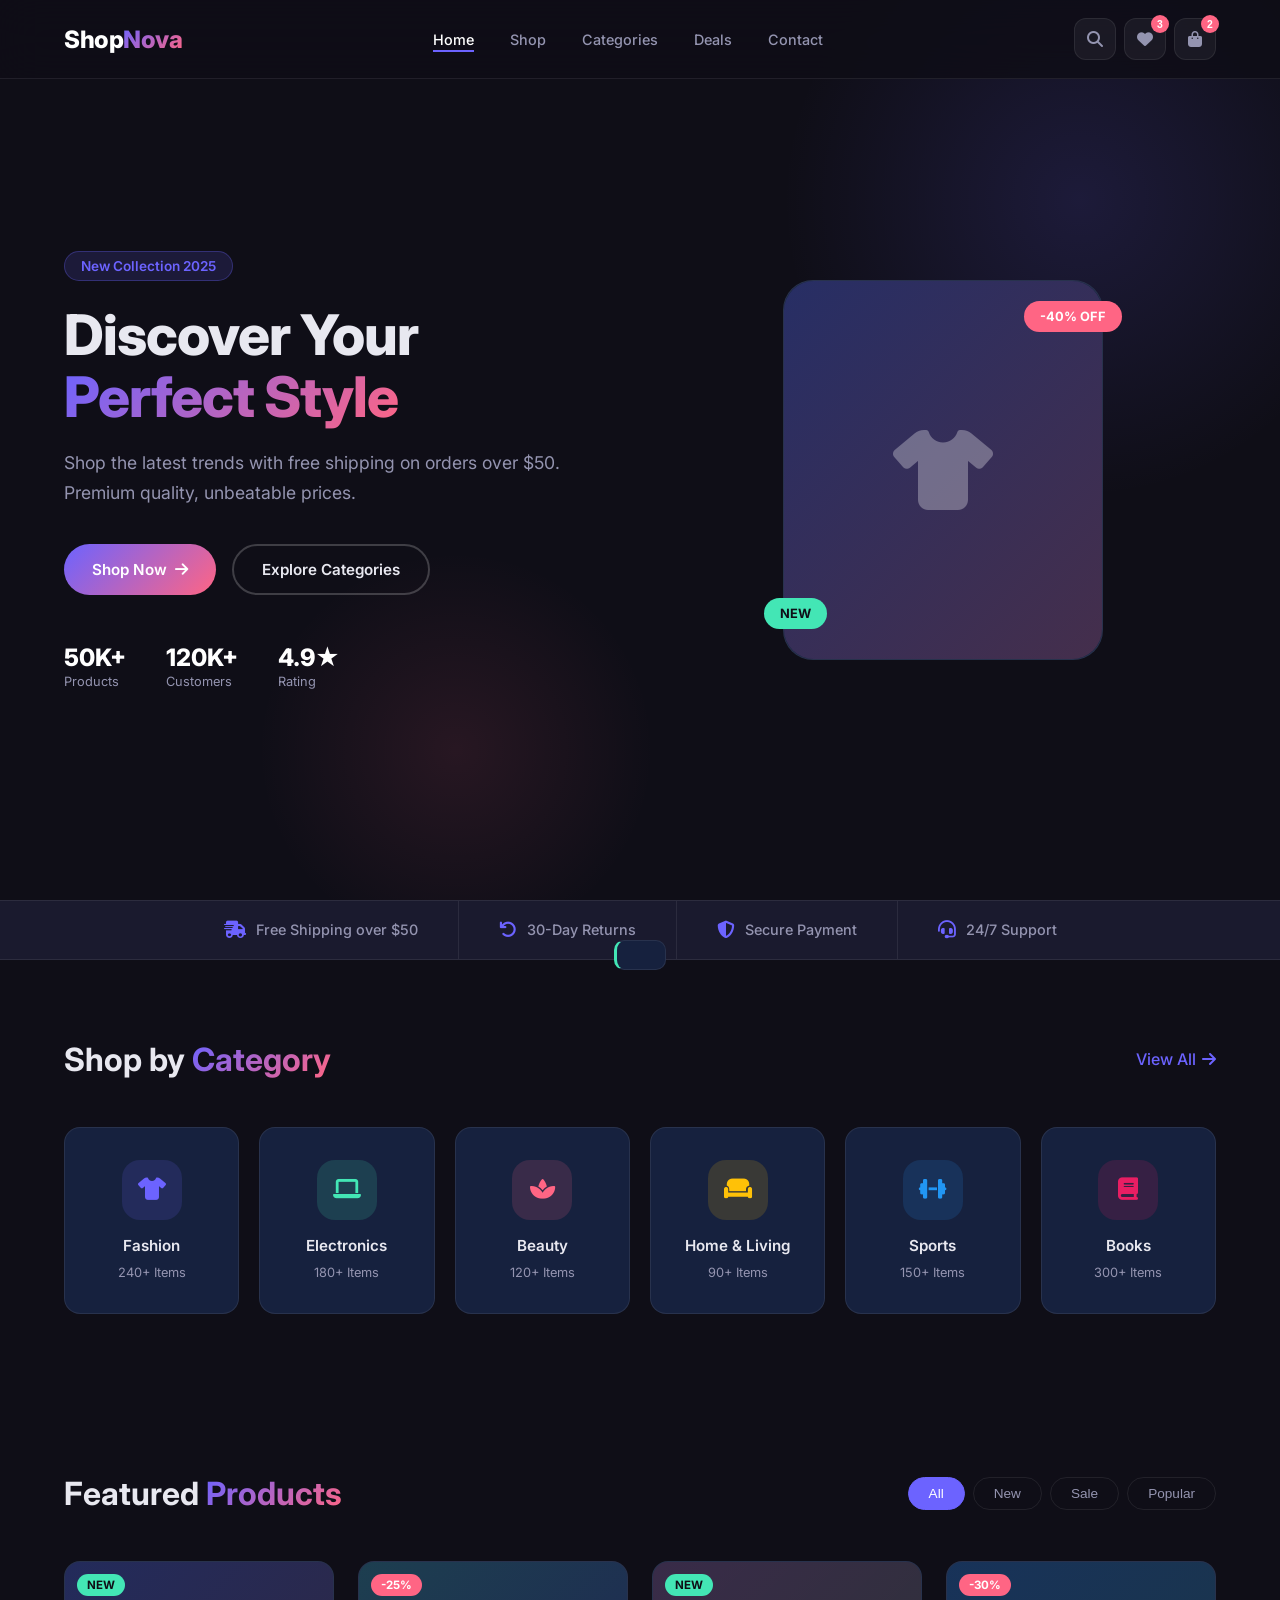
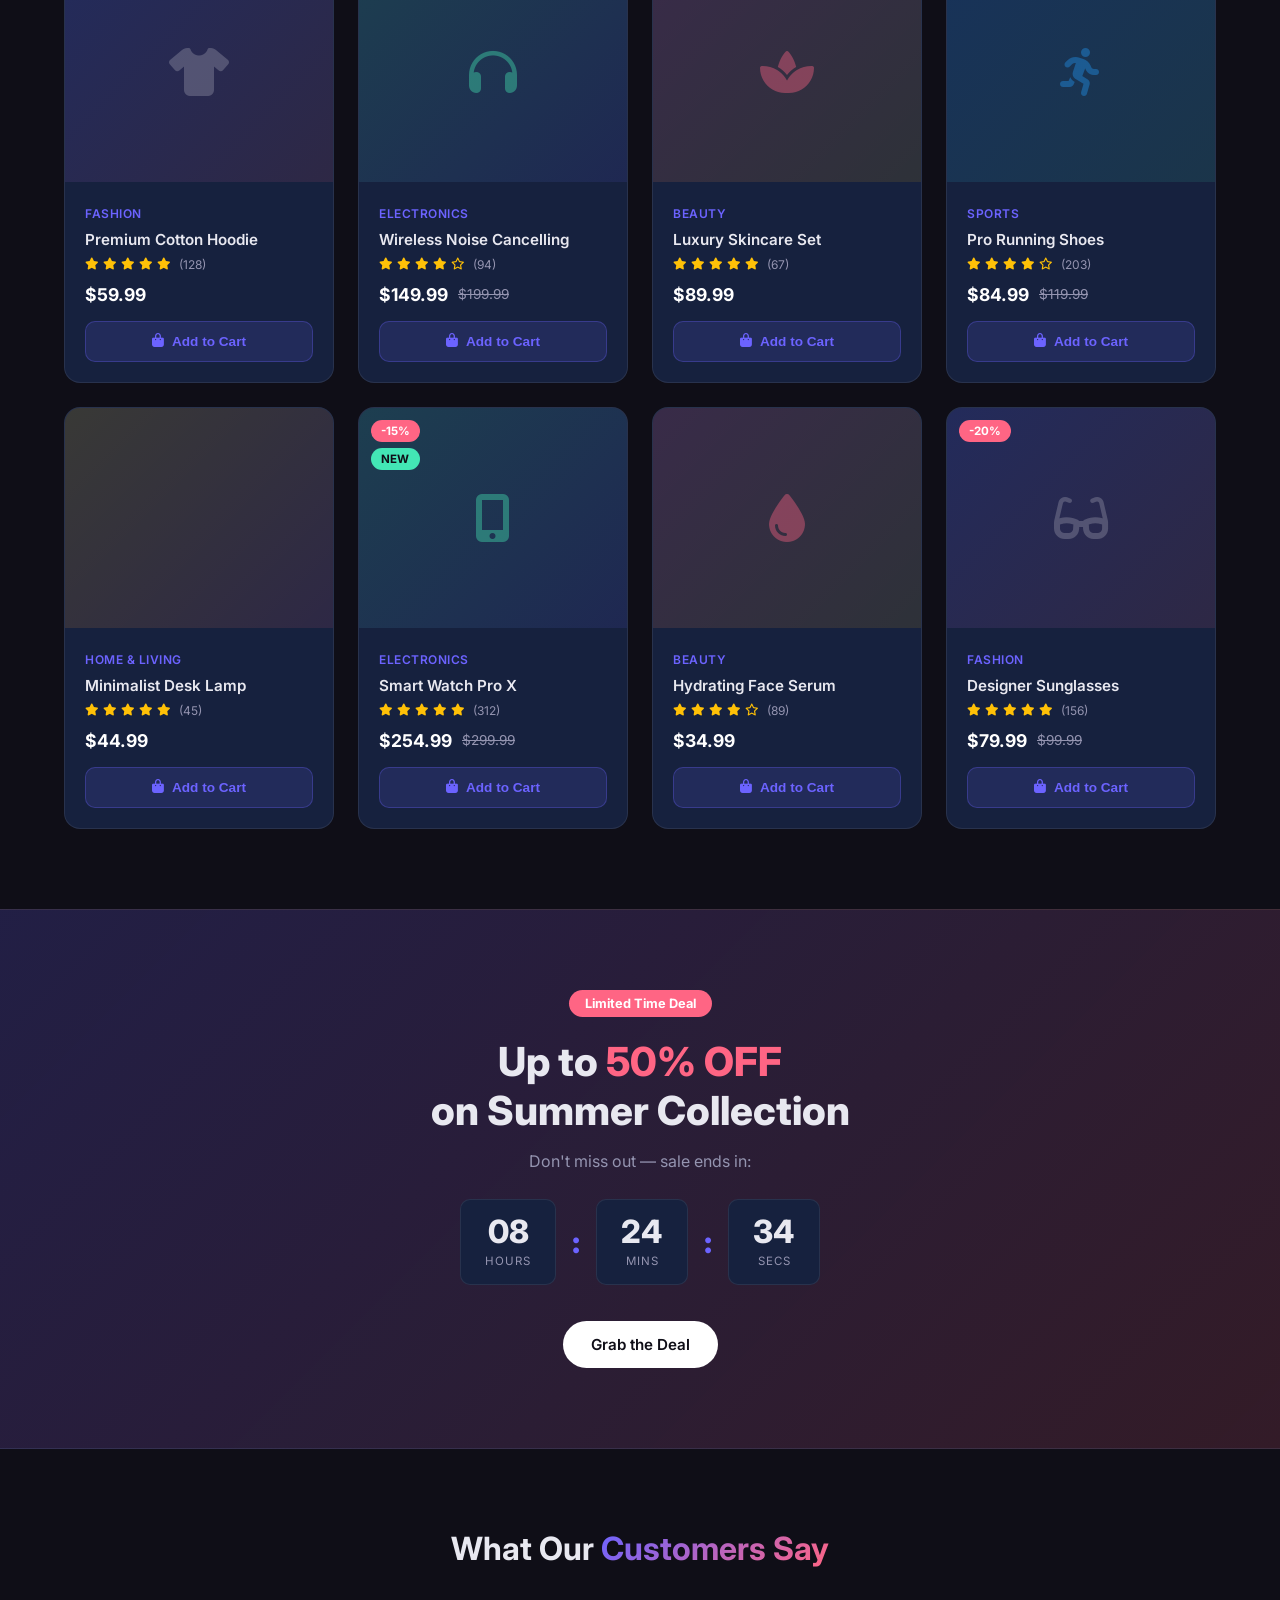
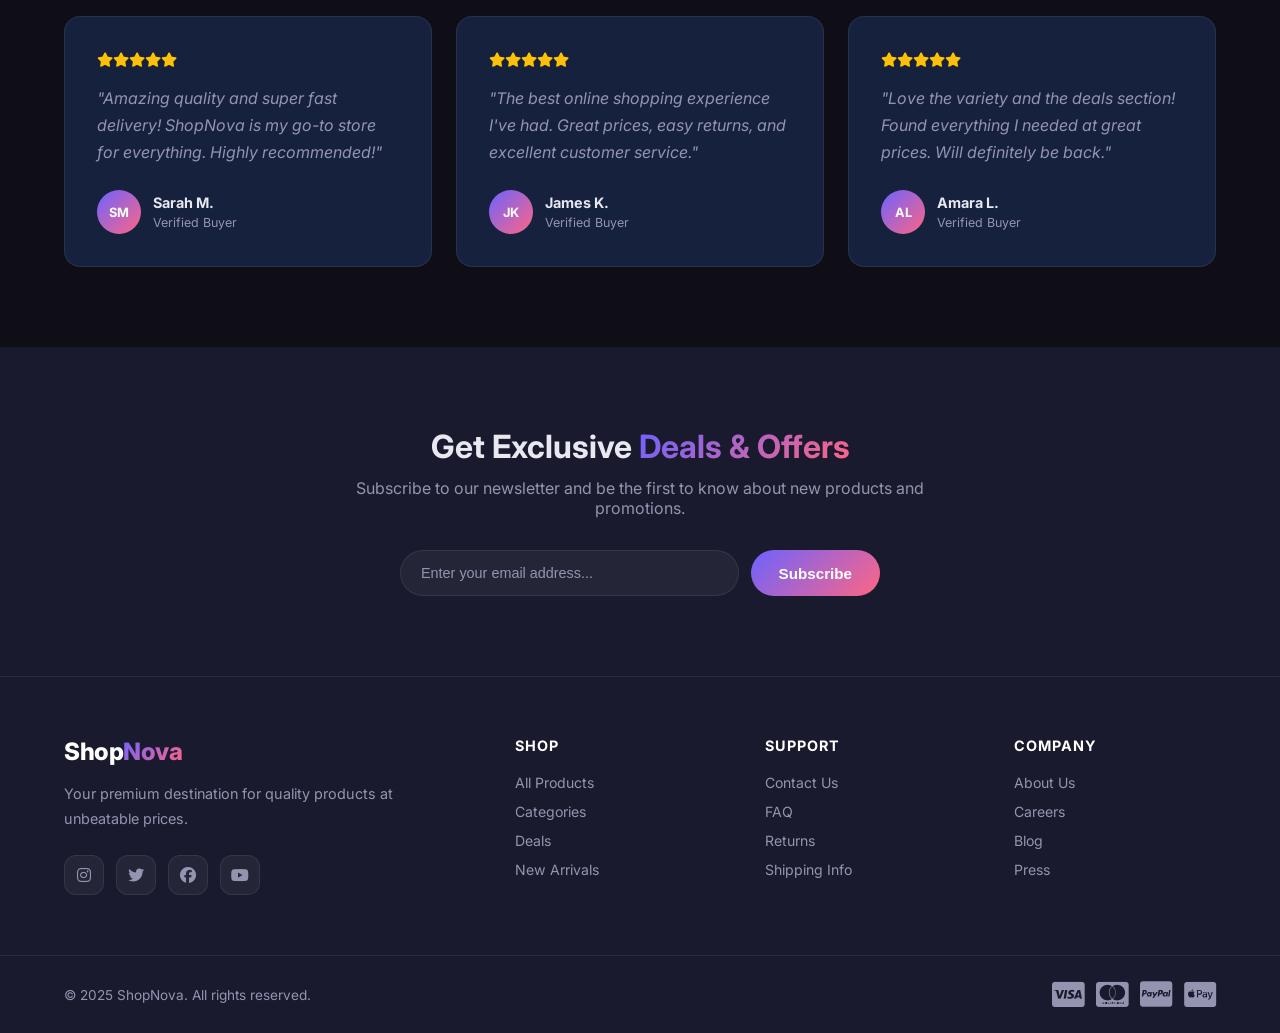
<file: index.html>
<!DOCTYPE html>
<html lang="en">
<head>
  <meta charset="UTF-8" />
  <meta name="viewport" content="width=device-width, initial-scale=1.0"/>
  <title>ShopNova — Premium Store</title>
  <link rel="stylesheet" href="css/style.css"/>
  <link href="https://fonts.googleapis.com/css2?family=Inter:wght@300;400;500;600;700;800&display=swap" rel="stylesheet"/>
  <link rel="stylesheet" href="https://cdnjs.cloudflare.com/ajax/libs/font-awesome/6.5.0/css/all.min.css"/>
</head>
<body>

<!-- NAVBAR -->
<nav class="navbar">
  <a href="index.html" class="logo">Shop<span>Nova</span></a>
  <ul class="nav-links">
    <li><a href="index.html" class="active">Home</a></li>
    <li><a href="shop.html">Shop</a></li>
    <li><a href="categories.html">Categories</a></li>
    <li><a href="deals.html">Deals</a></li>
    <li><a href="contact.html">Contact</a></li>
  </ul>
  <div class="nav-actions">
    <button class="icon-btn" onclick="toggleSearch()"><i class="fas fa-search"></i></button>
    <button class="icon-btn" onclick="toggleWishlist()"><i class="fas fa-heart"></i><span class="badge">3</span></button>
    <button class="icon-btn" onclick="toggleCart()"><i class="fas fa-shopping-bag"></i><span class="badge">2</span></button>
    <button class="icon-btn hamburger" onclick="toggleMenu()"><i class="fas fa-bars"></i></button>
  </div>
</nav>

<!-- MOBILE MENU -->
<div class="mobile-menu" id="mobileMenu">
  <a href="index.html">Home</a>
  <a href="shop.html">Shop</a>
  <a href="categories.html">Categories</a>
  <a href="deals.html">Deals</a>
  <a href="contact.html">Contact</a>
</div>

<!-- HERO -->
<section class="hero">
  <div class="hero-content">
    <span class="hero-tag">New Collection 2025</span>
    <h1>Discover Your <br/><span class="gradient-text">Perfect Style</span></h1>
    <p>Shop the latest trends with free shipping on orders over $50. Premium quality, unbeatable prices.</p>
    <div class="hero-btns">
      <a href="shop.html" class="btn btn-primary">Shop Now <i class="fas fa-arrow-right"></i></a>
      <a href="categories.html" class="btn btn-outline">Explore Categories</a>
    </div>
    <div class="hero-stats">
      <div class="stat"><strong>50K+</strong><span>Products</span></div>
      <div class="stat"><strong>120K+</strong><span>Customers</span></div>
      <div class="stat"><strong>4.9★</strong><span>Rating</span></div>
    </div>
  </div>
  <div class="hero-visual">
    <div class="hero-card floating">
      <div class="product-hero-img">
        <div class="hero-placeholder">
          <i class="fas fa-tshirt"></i>
        </div>
      </div>
      <div class="floating-badge sale-badge">-40% OFF</div>
      <div class="floating-badge new-badge">NEW</div>
    </div>
  </div>
</section>

<!-- PROMO STRIP -->
<div class="promo-strip">
  <div class="promo-item"><i class="fas fa-shipping-fast"></i> Free Shipping over $50</div>
  <div class="promo-item"><i class="fas fa-undo"></i> 30-Day Returns</div>
  <div class="promo-item"><i class="fas fa-shield-alt"></i> Secure Payment</div>
  <div class="promo-item"><i class="fas fa-headset"></i> 24/7 Support</div>
</div>

<!-- CATEGORIES -->
<section class="section categories-section">
  <div class="section-header">
    <h2>Shop by <span class="gradient-text">Category</span></h2>
    <a href="categories.html" class="view-all">View All <i class="fas fa-arrow-right"></i></a>
  </div>
  <div class="categories-grid">
    <div class="category-card cat-fashion">
      <div class="cat-icon"><i class="fas fa-tshirt"></i></div>
      <h3>Fashion</h3>
      <span>240+ Items</span>
    </div>
    <div class="category-card cat-electronics">
      <div class="cat-icon"><i class="fas fa-laptop"></i></div>
      <h3>Electronics</h3>
      <span>180+ Items</span>
    </div>
    <div class="category-card cat-beauty">
      <div class="cat-icon"><i class="fas fa-spa"></i></div>
      <h3>Beauty</h3>
      <span>120+ Items</span>
    </div>
    <div class="category-card cat-home">
      <div class="cat-icon"><i class="fas fa-couch"></i></div>
      <h3>Home & Living</h3>
      <span>90+ Items</span>
    </div>
    <div class="category-card cat-sports">
      <div class="cat-icon"><i class="fas fa-dumbbell"></i></div>
      <h3>Sports</h3>
      <span>150+ Items</span>
    </div>
    <div class="category-card cat-books">
      <div class="cat-icon"><i class="fas fa-book"></i></div>
      <h3>Books</h3>
      <span>300+ Items</span>
    </div>
  </div>
</section>

<!-- FEATURED PRODUCTS -->
<section class="section products-section">
  <div class="section-header">
    <h2>Featured <span class="gradient-text">Products</span></h2>
    <div class="filter-tabs">
      <button class="tab active" onclick="filterProducts('all', this)">All</button>
      <button class="tab" onclick="filterProducts('new', this)">New</button>
      <button class="tab" onclick="filterProducts('sale', this)">Sale</button>
      <button class="tab" onclick="filterProducts('popular', this)">Popular</button>
    </div>
  </div>
  <div class="products-grid" id="productsGrid">

    <div class="product-card" data-tag="new popular">
      <div class="product-img">
        <div class="img-placeholder"><i class="fas fa-tshirt"></i></div>
        <div class="product-badges"><span class="badge-new">NEW</span></div>
        <div class="product-overlay">
          <button class="overlay-btn" title="Quick View"><i class="fas fa-eye"></i></button>
          <button class="overlay-btn" title="Add to Wishlist"><i class="fas fa-heart"></i></button>
        </div>
      </div>
      <div class="product-info">
        <span class="product-cat">Fashion</span>
        <h4>Premium Cotton Hoodie</h4>
        <div class="product-rating"><i class="fas fa-star"></i><i class="fas fa-star"></i><i class="fas fa-star"></i><i class="fas fa-star"></i><i class="fas fa-star"></i><span>(128)</span></div>
        <div class="product-price"><span class="current">$59.99</span></div>
        <button class="btn-cart" onclick="addToCart(this)"><i class="fas fa-shopping-bag"></i> Add to Cart</button>
      </div>
    </div>

    <div class="product-card" data-tag="sale popular">
      <div class="product-img">
        <div class="img-placeholder electronics"><i class="fas fa-headphones"></i></div>
        <div class="product-badges"><span class="badge-sale">-25%</span></div>
        <div class="product-overlay">
          <button class="overlay-btn" title="Quick View"><i class="fas fa-eye"></i></button>
          <button class="overlay-btn" title="Add to Wishlist"><i class="fas fa-heart"></i></button>
        </div>
      </div>
      <div class="product-info">
        <span class="product-cat">Electronics</span>
        <h4>Wireless Noise Cancelling</h4>
        <div class="product-rating"><i class="fas fa-star"></i><i class="fas fa-star"></i><i class="fas fa-star"></i><i class="fas fa-star"></i><i class="far fa-star"></i><span>(94)</span></div>
        <div class="product-price"><span class="current">$149.99</span><span class="original">$199.99</span></div>
        <button class="btn-cart" onclick="addToCart(this)"><i class="fas fa-shopping-bag"></i> Add to Cart</button>
      </div>
    </div>

    <div class="product-card" data-tag="new">
      <div class="product-img">
        <div class="img-placeholder beauty"><i class="fas fa-spa"></i></div>
        <div class="product-badges"><span class="badge-new">NEW</span></div>
        <div class="product-overlay">
          <button class="overlay-btn" title="Quick View"><i class="fas fa-eye"></i></button>
          <button class="overlay-btn" title="Add to Wishlist"><i class="fas fa-heart"></i></button>
        </div>
      </div>
      <div class="product-info">
        <span class="product-cat">Beauty</span>
        <h4>Luxury Skincare Set</h4>
        <div class="product-rating"><i class="fas fa-star"></i><i class="fas fa-star"></i><i class="fas fa-star"></i><i class="fas fa-star"></i><i class="fas fa-star"></i><span>(67)</span></div>
        <div class="product-price"><span class="current">$89.99</span></div>
        <button class="btn-cart" onclick="addToCart(this)"><i class="fas fa-shopping-bag"></i> Add to Cart</button>
      </div>
    </div>

    <div class="product-card" data-tag="sale">
      <div class="product-img">
        <div class="img-placeholder sports"><i class="fas fa-running"></i></div>
        <div class="product-badges"><span class="badge-sale">-30%</span></div>
        <div class="product-overlay">
          <button class="overlay-btn" title="Quick View"><i class="fas fa-eye"></i></button>
          <button class="overlay-btn" title="Add to Wishlist"><i class="fas fa-heart"></i></button>
        </div>
      </div>
      <div class="product-info">
        <span class="product-cat">Sports</span>
        <h4>Pro Running Shoes</h4>
        <div class="product-rating"><i class="fas fa-star"></i><i class="fas fa-star"></i><i class="fas fa-star"></i><i class="fas fa-star"></i><i class="far fa-star"></i><span>(203)</span></div>
        <div class="product-price"><span class="current">$84.99</span><span class="original">$119.99</span></div>
        <button class="btn-cart" onclick="addToCart(this)"><i class="fas fa-shopping-bag"></i> Add to Cart</button>
      </div>
    </div>

    <div class="product-card" data-tag="popular">
      <div class="product-img">
        <div class="img-placeholder home"><i class="fas fa-lamp"></i></div>
        <div class="product-overlay">
          <button class="overlay-btn" title="Quick View"><i class="fas fa-eye"></i></button>
          <button class="overlay-btn" title="Add to Wishlist"><i class="fas fa-heart"></i></button>
        </div>
      </div>
      <div class="product-info">
        <span class="product-cat">Home & Living</span>
        <h4>Minimalist Desk Lamp</h4>
        <div class="product-rating"><i class="fas fa-star"></i><i class="fas fa-star"></i><i class="fas fa-star"></i><i class="fas fa-star"></i><i class="fas fa-star"></i><span>(45)</span></div>
        <div class="product-price"><span class="current">$44.99</span></div>
        <button class="btn-cart" onclick="addToCart(this)"><i class="fas fa-shopping-bag"></i> Add to Cart</button>
      </div>
    </div>

    <div class="product-card" data-tag="new sale">
      <div class="product-img">
        <div class="img-placeholder electronics"><i class="fas fa-mobile-alt"></i></div>
        <div class="product-badges"><span class="badge-sale">-15%</span><span class="badge-new">NEW</span></div>
        <div class="product-overlay">
          <button class="overlay-btn" title="Quick View"><i class="fas fa-eye"></i></button>
          <button class="overlay-btn" title="Add to Wishlist"><i class="fas fa-heart"></i></button>
        </div>
      </div>
      <div class="product-info">
        <span class="product-cat">Electronics</span>
        <h4>Smart Watch Pro X</h4>
        <div class="product-rating"><i class="fas fa-star"></i><i class="fas fa-star"></i><i class="fas fa-star"></i><i class="fas fa-star"></i><i class="fas fa-star"></i><span>(312)</span></div>
        <div class="product-price"><span class="current">$254.99</span><span class="original">$299.99</span></div>
        <button class="btn-cart" onclick="addToCart(this)"><i class="fas fa-shopping-bag"></i> Add to Cart</button>
      </div>
    </div>

    <div class="product-card" data-tag="popular">
      <div class="product-img">
        <div class="img-placeholder beauty"><i class="fas fa-tint"></i></div>
        <div class="product-overlay">
          <button class="overlay-btn" title="Quick View"><i class="fas fa-eye"></i></button>
          <button class="overlay-btn" title="Add to Wishlist"><i class="fas fa-heart"></i></button>
        </div>
      </div>
      <div class="product-info">
        <span class="product-cat">Beauty</span>
        <h4>Hydrating Face Serum</h4>
        <div class="product-rating"><i class="fas fa-star"></i><i class="fas fa-star"></i><i class="fas fa-star"></i><i class="fas fa-star"></i><i class="far fa-star"></i><span>(89)</span></div>
        <div class="product-price"><span class="current">$34.99</span></div>
        <button class="btn-cart" onclick="addToCart(this)"><i class="fas fa-shopping-bag"></i> Add to Cart</button>
      </div>
    </div>

    <div class="product-card" data-tag="sale popular">
      <div class="product-img">
        <div class="img-placeholder"><i class="fas fa-glasses"></i></div>
        <div class="product-badges"><span class="badge-sale">-20%</span></div>
        <div class="product-overlay">
          <button class="overlay-btn" title="Quick View"><i class="fas fa-eye"></i></button>
          <button class="overlay-btn" title="Add to Wishlist"><i class="fas fa-heart"></i></button>
        </div>
      </div>
      <div class="product-info">
        <span class="product-cat">Fashion</span>
        <h4>Designer Sunglasses</h4>
        <div class="product-rating"><i class="fas fa-star"></i><i class="fas fa-star"></i><i class="fas fa-star"></i><i class="fas fa-star"></i><i class="fas fa-star"></i><span>(156)</span></div>
        <div class="product-price"><span class="current">$79.99</span><span class="original">$99.99</span></div>
        <button class="btn-cart" onclick="addToCart(this)"><i class="fas fa-shopping-bag"></i> Add to Cart</button>
      </div>
    </div>

  </div>
</section>

<!-- DEAL BANNER -->
<section class="deal-banner">
  <div class="deal-content">
    <span class="deal-tag">Limited Time Deal</span>
    <h2>Up to <span>50% OFF</span><br/>on Summer Collection</h2>
    <p>Don't miss out — sale ends in:</p>
    <div class="countdown" id="countdown">
      <div class="time-block"><span id="hours">08</span><label>Hours</label></div>
      <div class="sep">:</div>
      <div class="time-block"><span id="mins">24</span><label>Mins</label></div>
      <div class="sep">:</div>
      <div class="time-block"><span id="secs">36</span><label>Secs</label></div>
    </div>
    <a href="deals.html" class="btn btn-white">Grab the Deal</a>
  </div>
</section>

<!-- TESTIMONIALS -->
<section class="section testimonials-section">
  <div class="section-header center">
    <h2>What Our <span class="gradient-text">Customers Say</span></h2>
  </div>
  <div class="testimonials-grid">
    <div class="testimonial-card">
      <div class="stars"><i class="fas fa-star"></i><i class="fas fa-star"></i><i class="fas fa-star"></i><i class="fas fa-star"></i><i class="fas fa-star"></i></div>
      <p>"Amazing quality and super fast delivery! ShopNova is my go-to store for everything. Highly recommended!"</p>
      <div class="reviewer"><div class="avatar">SM</div><div><strong>Sarah M.</strong><span>Verified Buyer</span></div></div>
    </div>
    <div class="testimonial-card">
      <div class="stars"><i class="fas fa-star"></i><i class="fas fa-star"></i><i class="fas fa-star"></i><i class="fas fa-star"></i><i class="fas fa-star"></i></div>
      <p>"The best online shopping experience I've had. Great prices, easy returns, and excellent customer service."</p>
      <div class="reviewer"><div class="avatar">JK</div><div><strong>James K.</strong><span>Verified Buyer</span></div></div>
    </div>
    <div class="testimonial-card">
      <div class="stars"><i class="fas fa-star"></i><i class="fas fa-star"></i><i class="fas fa-star"></i><i class="fas fa-star"></i><i class="fas fa-star"></i></div>
      <p>"Love the variety and the deals section! Found everything I needed at great prices. Will definitely be back."</p>
      <div class="reviewer"><div class="avatar">AL</div><div><strong>Amara L.</strong><span>Verified Buyer</span></div></div>
    </div>
  </div>
</section>

<!-- NEWSLETTER -->
<section class="newsletter-section">
  <div class="newsletter-content">
    <h2>Get Exclusive <span class="gradient-text">Deals & Offers</span></h2>
    <p>Subscribe to our newsletter and be the first to know about new products and promotions.</p>
    <form class="newsletter-form" onsubmit="subscribeNewsletter(event)">
      <input type="email" placeholder="Enter your email address..." required/>
      <button type="submit" class="btn btn-primary">Subscribe</button>
    </form>
  </div>
</section>

<!-- CART DRAWER -->
<div class="cart-overlay" id="cartOverlay" onclick="toggleCart()"></div>
<div class="cart-drawer" id="cartDrawer">
  <div class="cart-header">
    <h3><i class="fas fa-shopping-bag"></i> Your Cart</h3>
    <button onclick="toggleCart()"><i class="fas fa-times"></i></button>
  </div>
  <div class="cart-items" id="cartItems">
    <div class="cart-empty"><i class="fas fa-shopping-bag"></i><p>Your cart is empty</p></div>
  </div>
  <div class="cart-footer" id="cartFooter" style="display:none">
    <div class="cart-total"><span>Total:</span><strong id="cartTotal">$0.00</strong></div>
    <a href="checkout.html" class="btn btn-primary w-full">Checkout <i class="fas fa-arrow-right"></i></a>
  </div>
</div>

<!-- TOAST -->
<div class="toast" id="toast"></div>

<!-- FOOTER -->
<footer class="footer">
  <div class="footer-top">
    <div class="footer-brand">
      <a href="index.html" class="logo">Shop<span>Nova</span></a>
      <p>Your premium destination for quality products at unbeatable prices.</p>
      <div class="social-links">
        <a href="#"><i class="fab fa-instagram"></i></a>
        <a href="#"><i class="fab fa-twitter"></i></a>
        <a href="#"><i class="fab fa-facebook"></i></a>
        <a href="#"><i class="fab fa-youtube"></i></a>
      </div>
    </div>
    <div class="footer-col">
      <h4>Shop</h4>
      <a href="shop.html">All Products</a>
      <a href="categories.html">Categories</a>
      <a href="deals.html">Deals</a>
      <a href="new-arrivals.html">New Arrivals</a>
    </div>
    <div class="footer-col">
      <h4>Support</h4>
      <a href="contact.html">Contact Us</a>
      <a href="faq.html">FAQ</a>
      <a href="returns.html">Returns</a>
      <a href="shipping.html">Shipping Info</a>
    </div>
    <div class="footer-col">
      <h4>Company</h4>
      <a href="about.html">About Us</a>
      <a href="careers.html">Careers</a>
      <a href="blog.html">Blog</a>
      <a href="press.html">Press</a>
    </div>
  </div>
  <div class="footer-bottom">
    <p>© 2025 ShopNova. All rights reserved.</p>
    <div class="payment-icons">
      <i class="fab fa-cc-visa"></i>
      <i class="fab fa-cc-mastercard"></i>
      <i class="fab fa-cc-paypal"></i>
      <i class="fab fa-cc-apple-pay"></i>
    </div>
  </div>
</footer>

<script src="js/main.js"></script>
</body>
</html>
</file>
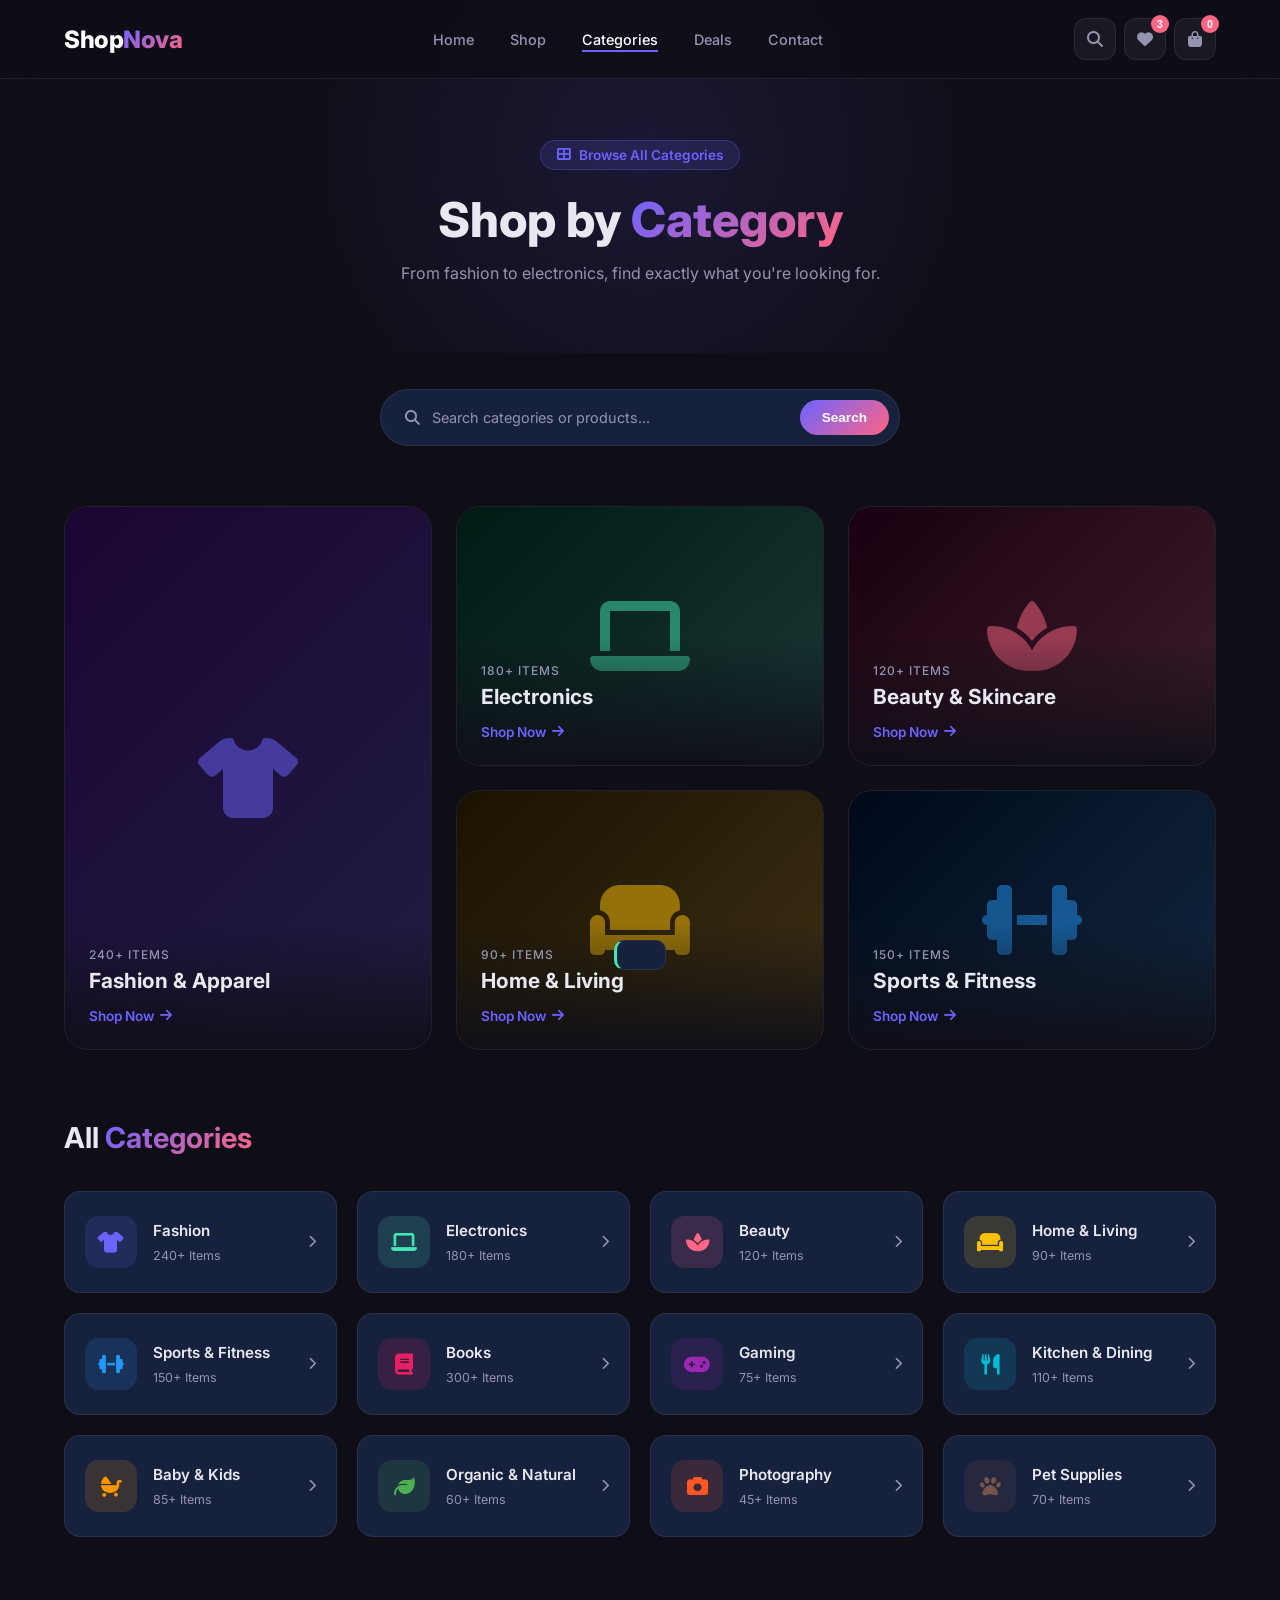
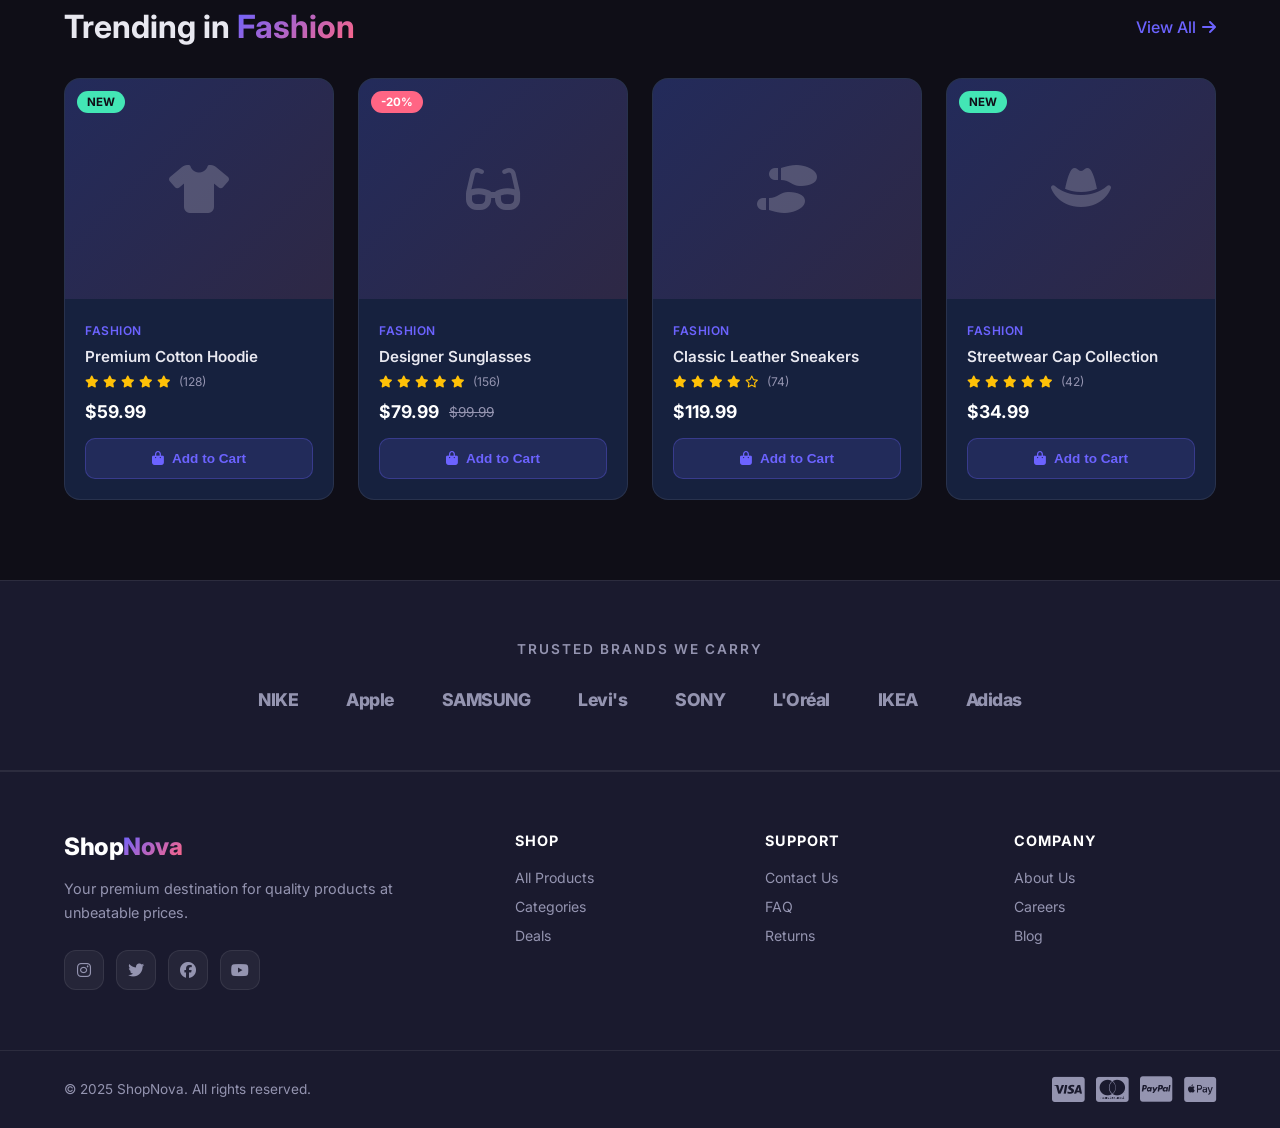
<file: categories.html>
<!DOCTYPE html>
<html lang="en">
<head>
  <meta charset="UTF-8"/>
  <meta name="viewport" content="width=device-width, initial-scale=1.0"/>
  <title>Categories — ShopNova</title>
  <link rel="stylesheet" href="css/style.css"/>
  <link href="https://fonts.googleapis.com/css2?family=Inter:wght@300;400;500;600;700;800&display=swap" rel="stylesheet"/>
  <link rel="stylesheet" href="https://cdnjs.cloudflare.com/ajax/libs/font-awesome/6.5.0/css/all.min.css"/>
  <style>
    /* PAGE HERO */
    .page-hero {
      padding: 140px 5% 70px;
      text-align: center;
      position: relative;
      overflow: hidden;
    }
    .page-hero::before {
      content: '';
      position: absolute;
      width: 700px; height: 700px;
      background: radial-gradient(circle, rgba(108,99,255,0.12) 0%, transparent 70%);
      top: -200px; left: 50%; transform: translateX(-50%);
      border-radius: 50%;
    }
    .page-hero .hero-tag { display: inline-flex; align-items: center; gap: 8px; background: rgba(108,99,255,0.15); border: 1px solid rgba(108,99,255,0.3); color: var(--primary); padding: 6px 16px; border-radius: 50px; font-size: 0.85rem; font-weight: 600; margin-bottom: 20px; }
    .page-hero h1 { font-size: 3rem; font-weight: 800; margin-bottom: 14px; position: relative; }
    .page-hero p { color: var(--text-muted); font-size: 1rem; max-width: 500px; margin: 0 auto; position: relative; }

    /* CATEGORY SEARCH BAR */
    .cat-search-bar {
      display: flex;
      justify-content: center;
      margin: 36px 5% 0;
    }
    .cat-search-inner {
      display: flex;
      align-items: center;
      gap: 12px;
      background: var(--card-bg);
      border: 1px solid var(--border);
      border-radius: 50px;
      padding: 10px 10px 10px 24px;
      width: 100%;
      max-width: 520px;
      transition: var(--transition);
    }
    .cat-search-inner:focus-within { border-color: var(--primary); }
    .cat-search-inner i { color: var(--text-muted); font-size: 0.95rem; }
    .cat-search-inner input { flex: 1; background: none; border: none; outline: none; color: white; font-size: 0.9rem; font-family: 'Inter', sans-serif; }
    .cat-search-inner input::placeholder { color: var(--text-muted); }
    .cat-search-inner button { background: linear-gradient(135deg, var(--primary), var(--secondary)); color: white; border: none; padding: 10px 22px; border-radius: 50px; font-size: 0.85rem; font-weight: 600; cursor: pointer; transition: var(--transition); }
    .cat-search-inner button:hover { transform: scale(1.04); }

    /* MAIN CATEGORIES HERO GRID */
    .cat-hero-grid {
      display: grid;
      grid-template-columns: repeat(3, 1fr);
      gap: 24px;
      padding: 60px 5% 0;
    }
    .cat-hero-card {
      position: relative;
      border-radius: 24px;
      overflow: hidden;
      height: 260px;
      cursor: pointer;
      border: 1px solid var(--border);
      transition: var(--transition);
      display: flex;
      align-items: flex-end;
    }
    .cat-hero-card:hover { transform: translateY(-6px); box-shadow: 0 20px 40px rgba(0,0,0,0.4); }
    .cat-hero-card:first-child { grid-row: span 2; height: auto; min-height: 544px; }

    .cat-bg {
      position: absolute;
      inset: 0;
      display: flex;
      align-items: center;
      justify-content: center;
      font-size: 5rem;
      transition: var(--transition);
    }
    .cat-hero-card:hover .cat-bg { transform: scale(1.08); }
    .cat-bg-fashion { background: linear-gradient(135deg, #1a0533, #6C63FF30); color: rgba(108,99,255,0.5); }
    .cat-bg-electronics { background: linear-gradient(135deg, #001a14, #43E6B530); color: rgba(67,230,181,0.5); }
    .cat-bg-beauty { background: linear-gradient(135deg, #1a0010, #FF658430); color: rgba(255,101,132,0.5); }
    .cat-bg-home { background: linear-gradient(135deg, #1a1200, #FFC10730); color: rgba(255,193,7,0.5); }
    .cat-bg-sports { background: linear-gradient(135deg, #00091a, #2196F330); color: rgba(33,150,243,0.5); }
    .cat-bg-books { background: linear-gradient(135deg, #1a0014, #E91E6330); color: rgba(233,30,99,0.5); }

    .cat-hero-info {
      position: relative;
      z-index: 1;
      padding: 24px;
      width: 100%;
      background: linear-gradient(to top, rgba(15,14,23,0.95) 0%, transparent 100%);
    }
    .cat-hero-info .cat-count { font-size: 0.75rem; color: var(--text-muted); font-weight: 500; text-transform: uppercase; letter-spacing: 1px; margin-bottom: 6px; }
    .cat-hero-info h3 { font-size: 1.3rem; font-weight: 700; margin-bottom: 12px; }
    .cat-hero-info .cat-link { display: inline-flex; align-items: center; gap: 6px; color: var(--primary); font-size: 0.85rem; font-weight: 600; transition: var(--transition); }
    .cat-hero-info .cat-link:hover { gap: 10px; }

    /* ALL CATEGORIES SECTION */
    .all-cats-section { padding: 70px 5%; }
    .all-cats-section h2 { font-size: 1.8rem; font-weight: 700; margin-bottom: 36px; }

    .all-cats-grid {
      display: grid;
      grid-template-columns: repeat(4, 1fr);
      gap: 20px;
    }

    .mini-cat-card {
      background: var(--card-bg);
      border: 1px solid var(--border);
      border-radius: var(--radius);
      padding: 24px 20px;
      display: flex;
      align-items: center;
      gap: 16px;
      cursor: pointer;
      transition: var(--transition);
      text-decoration: none;
    }
    .mini-cat-card:hover { border-color: var(--primary); transform: translateX(4px); background: rgba(108,99,255,0.05); }

    .mini-cat-icon {
      width: 52px; height: 52px;
      border-radius: 14px;
      display: flex;
      align-items: center;
      justify-content: center;
      font-size: 1.3rem;
      flex-shrink: 0;
    }
    .mini-cat-card h4 { font-size: 0.95rem; font-weight: 600; margin-bottom: 4px; }
    .mini-cat-card span { font-size: 0.78rem; color: var(--text-muted); }
    .mini-cat-card .arrow { margin-left: auto; color: var(--text-muted); font-size: 0.8rem; transition: var(--transition); }
    .mini-cat-card:hover .arrow { color: var(--primary); transform: translateX(4px); }

    /* POPULAR IN CATEGORY */
    .popular-section { padding: 0 5% 80px; }
    .popular-section .section-header { margin-bottom: 32px; }

    /* BRAND STRIP */
    .brands-section {
      padding: 60px 5%;
      background: var(--dark-2);
      border-top: 1px solid var(--border);
      border-bottom: 1px solid var(--border);
      text-align: center;
    }
    .brands-section p { color: var(--text-muted); font-size: 0.85rem; text-transform: uppercase; letter-spacing: 2px; margin-bottom: 32px; font-weight: 600; }
    .brands-grid {
      display: flex;
      justify-content: center;
      align-items: center;
      gap: 48px;
      flex-wrap: wrap;
    }
    .brand-item {
      font-size: 1.1rem;
      font-weight: 800;
      color: var(--text-muted);
      letter-spacing: -0.5px;
      transition: var(--transition);
      cursor: default;
    }
    .brand-item:hover { color: white; }

    /* RESPONSIVE */
    @media (max-width: 900px) {
      .cat-hero-grid { grid-template-columns: 1fr 1fr; }
      .cat-hero-card:first-child { grid-row: span 1; min-height: 260px; }
      .all-cats-grid { grid-template-columns: repeat(2, 1fr); }
    }
    @media (max-width: 600px) {
      .page-hero h1 { font-size: 2.2rem; }
      .cat-hero-grid { grid-template-columns: 1fr; }
      .cat-hero-card:first-child { min-height: 260px; }
      .all-cats-grid { grid-template-columns: 1fr; }
    }
  </style>
</head>
<body>

<!-- NAVBAR -->
<nav class="navbar">
  <a href="index.html" class="logo">Shop<span>Nova</span></a>
  <ul class="nav-links">
    <li><a href="index.html">Home</a></li>
    <li><a href="shop.html">Shop</a></li>
    <li><a href="categories.html" class="active">Categories</a></li>
    <li><a href="deals.html">Deals</a></li>
    <li><a href="contact.html">Contact</a></li>
  </ul>
  <div class="nav-actions">
    <button class="icon-btn"><i class="fas fa-search"></i></button>
    <button class="icon-btn"><i class="fas fa-heart"></i><span class="badge">3</span></button>
    <button class="icon-btn" onclick="toggleCart()"><i class="fas fa-shopping-bag"></i><span class="badge">0</span></button>
    <button class="icon-btn hamburger" onclick="toggleMenu()"><i class="fas fa-bars"></i></button>
  </div>
</nav>

<div class="mobile-menu" id="mobileMenu">
  <a href="index.html">Home</a>
  <a href="shop.html">Shop</a>
  <a href="categories.html">Categories</a>
  <a href="deals.html">Deals</a>
  <a href="contact.html">Contact</a>
</div>

<!-- PAGE HERO -->
<div class="page-hero">
  <span class="hero-tag"><i class="fas fa-th-large"></i> Browse All Categories</span>
  <h1>Shop by <span class="gradient-text">Category</span></h1>
  <p>From fashion to electronics, find exactly what you're looking for.</p>
</div>

<!-- SEARCH BAR -->
<div class="cat-search-bar">
  <div class="cat-search-inner">
    <i class="fas fa-search"></i>
    <input type="text" placeholder="Search categories or products..." oninput="filterCategories(this.value)"/>
    <button>Search</button>
  </div>
</div>

<!-- HERO CATEGORY GRID -->
<div class="cat-hero-grid">

  <div class="cat-hero-card">
    <div class="cat-bg cat-bg-fashion"><i class="fas fa-tshirt"></i></div>
    <div class="cat-hero-info">
      <div class="cat-count">240+ Items</div>
      <h3>Fashion & Apparel</h3>
      <a href="shop.html" class="cat-link">Shop Now <i class="fas fa-arrow-right"></i></a>
    </div>
  </div>

  <div class="cat-hero-card">
    <div class="cat-bg cat-bg-electronics"><i class="fas fa-laptop"></i></div>
    <div class="cat-hero-info">
      <div class="cat-count">180+ Items</div>
      <h3>Electronics</h3>
      <a href="shop.html" class="cat-link">Shop Now <i class="fas fa-arrow-right"></i></a>
    </div>
  </div>

  <div class="cat-hero-card">
    <div class="cat-bg cat-bg-beauty"><i class="fas fa-spa"></i></div>
    <div class="cat-hero-info">
      <div class="cat-count">120+ Items</div>
      <h3>Beauty & Skincare</h3>
      <a href="shop.html" class="cat-link">Shop Now <i class="fas fa-arrow-right"></i></a>
    </div>
  </div>

  <div class="cat-hero-card">
    <div class="cat-bg cat-bg-home"><i class="fas fa-couch"></i></div>
    <div class="cat-hero-info">
      <div class="cat-count">90+ Items</div>
      <h3>Home & Living</h3>
      <a href="shop.html" class="cat-link">Shop Now <i class="fas fa-arrow-right"></i></a>
    </div>
  </div>

  <div class="cat-hero-card">
    <div class="cat-bg cat-bg-sports"><i class="fas fa-dumbbell"></i></div>
    <div class="cat-hero-info">
      <div class="cat-count">150+ Items</div>
      <h3>Sports & Fitness</h3>
      <a href="shop.html" class="cat-link">Shop Now <i class="fas fa-arrow-right"></i></a>
    </div>
  </div>

</div>

<!-- ALL CATEGORIES LIST -->
<div class="all-cats-section">
  <h2>All <span class="gradient-text">Categories</span></h2>
  <div class="all-cats-grid" id="allCatsGrid">

    <a class="mini-cat-card" href="shop.html">
      <div class="mini-cat-icon" style="background:rgba(108,99,255,0.15);color:var(--primary)"><i class="fas fa-tshirt"></i></div>
      <div><h4>Fashion</h4><span>240+ Items</span></div>
      <i class="fas fa-chevron-right arrow"></i>
    </a>
    <a class="mini-cat-card" href="shop.html">
      <div class="mini-cat-icon" style="background:rgba(67,230,181,0.15);color:var(--accent)"><i class="fas fa-laptop"></i></div>
      <div><h4>Electronics</h4><span>180+ Items</span></div>
      <i class="fas fa-chevron-right arrow"></i>
    </a>
    <a class="mini-cat-card" href="shop.html">
      <div class="mini-cat-icon" style="background:rgba(255,101,132,0.15);color:var(--secondary)"><i class="fas fa-spa"></i></div>
      <div><h4>Beauty</h4><span>120+ Items</span></div>
      <i class="fas fa-chevron-right arrow"></i>
    </a>
    <a class="mini-cat-card" href="shop.html">
      <div class="mini-cat-icon" style="background:rgba(255,193,7,0.15);color:#FFC107"><i class="fas fa-couch"></i></div>
      <div><h4>Home & Living</h4><span>90+ Items</span></div>
      <i class="fas fa-chevron-right arrow"></i>
    </a>
    <a class="mini-cat-card" href="shop.html">
      <div class="mini-cat-icon" style="background:rgba(33,150,243,0.15);color:#2196F3"><i class="fas fa-dumbbell"></i></div>
      <div><h4>Sports & Fitness</h4><span>150+ Items</span></div>
      <i class="fas fa-chevron-right arrow"></i>
    </a>
    <a class="mini-cat-card" href="shop.html">
      <div class="mini-cat-icon" style="background:rgba(233,30,99,0.15);color:#E91E63"><i class="fas fa-book"></i></div>
      <div><h4>Books</h4><span>300+ Items</span></div>
      <i class="fas fa-chevron-right arrow"></i>
    </a>
    <a class="mini-cat-card" href="shop.html">
      <div class="mini-cat-icon" style="background:rgba(156,39,176,0.15);color:#9C27B0"><i class="fas fa-gamepad"></i></div>
      <div><h4>Gaming</h4><span>75+ Items</span></div>
      <i class="fas fa-chevron-right arrow"></i>
    </a>
    <a class="mini-cat-card" href="shop.html">
      <div class="mini-cat-icon" style="background:rgba(0,188,212,0.15);color:#00BCD4"><i class="fas fa-utensils"></i></div>
      <div><h4>Kitchen & Dining</h4><span>110+ Items</span></div>
      <i class="fas fa-chevron-right arrow"></i>
    </a>
    <a class="mini-cat-card" href="shop.html">
      <div class="mini-cat-icon" style="background:rgba(255,152,0,0.15);color:#FF9800"><i class="fas fa-baby-carriage"></i></div>
      <div><h4>Baby & Kids</h4><span>85+ Items</span></div>
      <i class="fas fa-chevron-right arrow"></i>
    </a>
    <a class="mini-cat-card" href="shop.html">
      <div class="mini-cat-icon" style="background:rgba(76,175,80,0.15);color:#4CAF50"><i class="fas fa-leaf"></i></div>
      <div><h4>Organic & Natural</h4><span>60+ Items</span></div>
      <i class="fas fa-chevron-right arrow"></i>
    </a>
    <a class="mini-cat-card" href="shop.html">
      <div class="mini-cat-icon" style="background:rgba(255,87,34,0.15);color:#FF5722"><i class="fas fa-camera"></i></div>
      <div><h4>Photography</h4><span>45+ Items</span></div>
      <i class="fas fa-chevron-right arrow"></i>
    </a>
    <a class="mini-cat-card" href="shop.html">
      <div class="mini-cat-icon" style="background:rgba(121,85,72,0.15);color:#795548"><i class="fas fa-paw"></i></div>
      <div><h4>Pet Supplies</h4><span>70+ Items</span></div>
      <i class="fas fa-chevron-right arrow"></i>
    </a>

  </div>
</div>

<!-- POPULAR PRODUCTS IN CATEGORIES -->
<div class="popular-section">
  <div class="section-header">
    <h2>Trending in <span class="gradient-text">Fashion</span></h2>
    <a href="shop.html" class="view-all">View All <i class="fas fa-arrow-right"></i></a>
  </div>
  <div class="products-grid">
    <div class="product-card">
      <div class="product-img">
        <div class="img-placeholder"><i class="fas fa-tshirt"></i></div>
        <div class="product-badges"><span class="badge-new">NEW</span></div>
        <div class="product-overlay">
          <button class="overlay-btn"><i class="fas fa-eye"></i></button>
          <button class="overlay-btn"><i class="fas fa-heart"></i></button>
        </div>
      </div>
      <div class="product-info">
        <span class="product-cat">Fashion</span>
        <h4>Premium Cotton Hoodie</h4>
        <div class="product-rating"><i class="fas fa-star"></i><i class="fas fa-star"></i><i class="fas fa-star"></i><i class="fas fa-star"></i><i class="fas fa-star"></i><span>(128)</span></div>
        <div class="product-price"><span class="current">$59.99</span></div>
        <button class="btn-cart" onclick="addToCart(this)"><i class="fas fa-shopping-bag"></i> Add to Cart</button>
      </div>
    </div>
    <div class="product-card">
      <div class="product-img">
        <div class="img-placeholder"><i class="fas fa-glasses"></i></div>
        <div class="product-badges"><span class="badge-sale">-20%</span></div>
        <div class="product-overlay">
          <button class="overlay-btn"><i class="fas fa-eye"></i></button>
          <button class="overlay-btn"><i class="fas fa-heart"></i></button>
        </div>
      </div>
      <div class="product-info">
        <span class="product-cat">Fashion</span>
        <h4>Designer Sunglasses</h4>
        <div class="product-rating"><i class="fas fa-star"></i><i class="fas fa-star"></i><i class="fas fa-star"></i><i class="fas fa-star"></i><i class="fas fa-star"></i><span>(156)</span></div>
        <div class="product-price"><span class="current">$79.99</span><span class="original">$99.99</span></div>
        <button class="btn-cart" onclick="addToCart(this)"><i class="fas fa-shopping-bag"></i> Add to Cart</button>
      </div>
    </div>
    <div class="product-card">
      <div class="product-img">
        <div class="img-placeholder"><i class="fas fa-shoe-prints"></i></div>
        <div class="product-overlay">
          <button class="overlay-btn"><i class="fas fa-eye"></i></button>
          <button class="overlay-btn"><i class="fas fa-heart"></i></button>
        </div>
      </div>
      <div class="product-info">
        <span class="product-cat">Fashion</span>
        <h4>Classic Leather Sneakers</h4>
        <div class="product-rating"><i class="fas fa-star"></i><i class="fas fa-star"></i><i class="fas fa-star"></i><i class="fas fa-star"></i><i class="far fa-star"></i><span>(74)</span></div>
        <div class="product-price"><span class="current">$119.99</span></div>
        <button class="btn-cart" onclick="addToCart(this)"><i class="fas fa-shopping-bag"></i> Add to Cart</button>
      </div>
    </div>
    <div class="product-card">
      <div class="product-img">
        <div class="img-placeholder"><i class="fas fa-hat-cowboy"></i></div>
        <div class="product-badges"><span class="badge-new">NEW</span></div>
        <div class="product-overlay">
          <button class="overlay-btn"><i class="fas fa-eye"></i></button>
          <button class="overlay-btn"><i class="fas fa-heart"></i></button>
        </div>
      </div>
      <div class="product-info">
        <span class="product-cat">Fashion</span>
        <h4>Streetwear Cap Collection</h4>
        <div class="product-rating"><i class="fas fa-star"></i><i class="fas fa-star"></i><i class="fas fa-star"></i><i class="fas fa-star"></i><i class="fas fa-star"></i><span>(42)</span></div>
        <div class="product-price"><span class="current">$34.99</span></div>
        <button class="btn-cart" onclick="addToCart(this)"><i class="fas fa-shopping-bag"></i> Add to Cart</button>
      </div>
    </div>
  </div>
</div>

<!-- BRANDS STRIP -->
<div class="brands-section">
  <p>Trusted Brands We Carry</p>
  <div class="brands-grid">
    <span class="brand-item">NIKE</span>
    <span class="brand-item">Apple</span>
    <span class="brand-item">SAMSUNG</span>
    <span class="brand-item">Levi's</span>
    <span class="brand-item">SONY</span>
    <span class="brand-item">L'Oréal</span>
    <span class="brand-item">IKEA</span>
    <span class="brand-item">Adidas</span>
  </div>
</div>

<!-- CART DRAWER -->
<div class="cart-overlay" id="cartOverlay" onclick="toggleCart()"></div>
<div class="cart-drawer" id="cartDrawer">
  <div class="cart-header">
    <h3><i class="fas fa-shopping-bag"></i> Your Cart</h3>
    <button onclick="toggleCart()"><i class="fas fa-times"></i></button>
  </div>
  <div class="cart-items" id="cartItems">
    <div class="cart-empty"><i class="fas fa-shopping-bag"></i><p>Your cart is empty</p></div>
  </div>
  <div class="cart-footer" id="cartFooter" style="display:none">
    <div class="cart-total"><span>Total:</span><strong id="cartTotal">$0.00</strong></div>
    <a href="checkout.html" class="btn btn-primary w-full">Checkout <i class="fas fa-arrow-right"></i></a>
  </div>
</div>

<div class="toast" id="toast"></div>

<!-- FOOTER -->
<footer class="footer">
  <div class="footer-top">
    <div class="footer-brand">
      <a href="index.html" class="logo">Shop<span>Nova</span></a>
      <p>Your premium destination for quality products at unbeatable prices.</p>
      <div class="social-links">
        <a href="#"><i class="fab fa-instagram"></i></a>
        <a href="#"><i class="fab fa-twitter"></i></a>
        <a href="#"><i class="fab fa-facebook"></i></a>
        <a href="#"><i class="fab fa-youtube"></i></a>
      </div>
    </div>
    <div class="footer-col">
      <h4>Shop</h4>
      <a href="shop.html">All Products</a>
      <a href="categories.html">Categories</a>
      <a href="deals.html">Deals</a>
    </div>
    <div class="footer-col">
      <h4>Support</h4>
      <a href="contact.html">Contact Us</a>
      <a href="#">FAQ</a>
      <a href="#">Returns</a>
    </div>
    <div class="footer-col">
      <h4>Company</h4>
      <a href="#">About Us</a>
      <a href="#">Careers</a>
      <a href="#">Blog</a>
    </div>
  </div>
  <div class="footer-bottom">
    <p>© 2025 ShopNova. All rights reserved.</p>
    <div class="payment-icons">
      <i class="fab fa-cc-visa"></i>
      <i class="fab fa-cc-mastercard"></i>
      <i class="fab fa-cc-paypal"></i>
      <i class="fab fa-cc-apple-pay"></i>
    </div>
  </div>
</footer>

<script src="js/main.js"></script>
<script>
function filterCategories(query) {
  const q = query.toLowerCase();
  document.querySelectorAll('.mini-cat-card').forEach(card => {
    const name = card.querySelector('h4').textContent.toLowerCase();
    card.style.display = name.includes(q) ? 'flex' : 'none';
  });
}
</script>
</body>
</html>
</file>
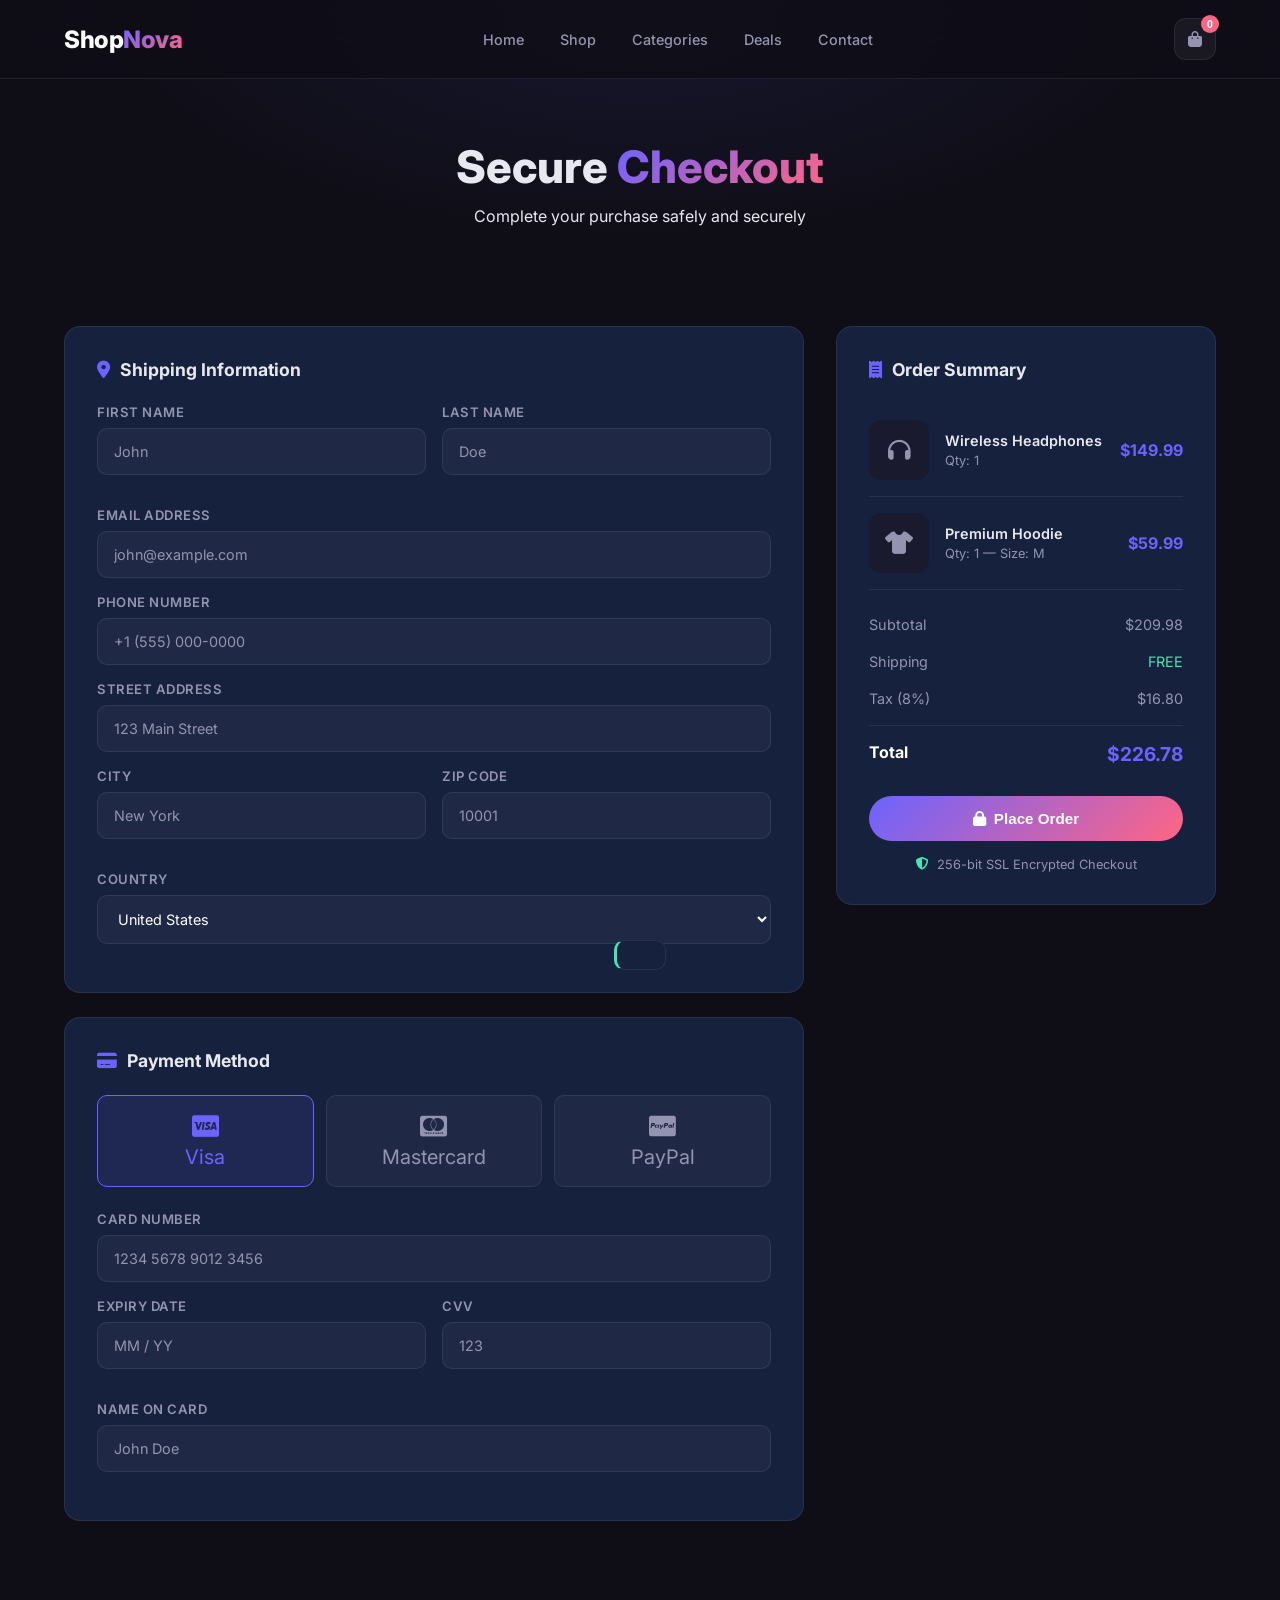
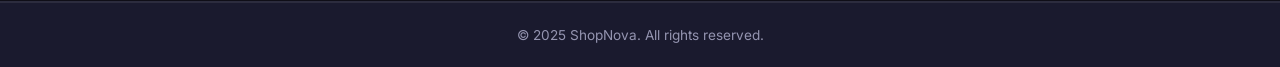
<file: checkout.html>
<!DOCTYPE html>
<html lang="en">
<head>
  <meta charset="UTF-8"/>
  <meta name="viewport" content="width=device-width, initial-scale=1.0"/>
  <title>Checkout — ShopNova</title>
  <link rel="stylesheet" href="css/style.css"/>
  <link href="https://fonts.googleapis.com/css2?family=Inter:wght@300;400;500;600;700;800&display=swap" rel="stylesheet"/>
  <link rel="stylesheet" href="https://cdnjs.cloudflare.com/ajax/libs/font-awesome/6.5.0/css/all.min.css"/>
  <style>
    .page-hero { padding: 140px 5% 60px; text-align: center; background: radial-gradient(ellipse at top, rgba(108,99,255,0.1) 0%, transparent 60%); }
    .page-hero h1 { font-size: 2.8rem; font-weight: 800; margin-bottom: 12px; }
    .checkout-layout { display: grid; grid-template-columns: 1fr 380px; gap: 32px; padding: 40px 5% 80px; }
    .checkout-card { background: var(--card-bg); border: 1px solid var(--border); border-radius: var(--radius); padding: 32px; }
    .checkout-card h3 { font-size: 1.1rem; font-weight: 700; margin-bottom: 24px; display: flex; align-items: center; gap: 10px; }
    .checkout-card h3 i { color: var(--primary); }
    .form-row { display: grid; grid-template-columns: 1fr 1fr; gap: 16px; margin-bottom: 16px; }
    .form-group { display: flex; flex-direction: column; gap: 8px; margin-bottom: 16px; }
    .form-group label { font-size: 0.82rem; font-weight: 600; color: var(--text-muted); text-transform: uppercase; letter-spacing: 0.5px; }
    .form-group input, .form-group select {
      padding: 14px 16px;
      background: rgba(255,255,255,0.04);
      border: 1px solid var(--border);
      border-radius: var(--radius-sm);
      color: white;
      font-size: 0.9rem;
      outline: none;
      transition: var(--transition);
      font-family: 'Inter', sans-serif;
    }
    .form-group input:focus, .form-group select:focus { border-color: var(--primary); }
    .form-group input::placeholder { color: var(--text-muted); }
    .payment-methods { display: grid; grid-template-columns: 1fr 1fr 1fr; gap: 12px; margin-bottom: 24px; }
    .pay-method {
      padding: 16px;
      background: rgba(255,255,255,0.04);
      border: 1px solid var(--border);
      border-radius: var(--radius-sm);
      text-align: center;
      cursor: pointer;
      transition: var(--transition);
      font-size: 1.5rem;
      color: var(--text-muted);
    }
    .pay-method.selected, .pay-method:hover { border-color: var(--primary); background: rgba(108,99,255,0.1); color: var(--primary); }
    .order-item { display: flex; align-items: center; gap: 16px; padding: 16px 0; border-bottom: 1px solid var(--border); }
    .order-img { width: 60px; height: 60px; background: var(--dark-2); border-radius: 12px; display: flex; align-items: center; justify-content: center; font-size: 1.4rem; color: var(--text-muted); flex-shrink: 0; }
    .order-item-info { flex: 1; }
    .order-item-info h5 { font-size: 0.9rem; font-weight: 600; }
    .order-item-info span { font-size: 0.8rem; color: var(--text-muted); }
    .order-item strong { color: var(--primary); font-weight: 700; }
    .order-summary-line { display: flex; justify-content: space-between; padding: 10px 0; font-size: 0.9rem; color: var(--text-muted); }
    .order-summary-line.total { border-top: 1px solid var(--border); margin-top: 8px; padding-top: 16px; color: white; font-weight: 700; font-size: 1rem; }
    .order-summary-line.total strong { color: var(--primary); font-size: 1.2rem; }
    .secure-badge { display: flex; align-items: center; gap: 8px; color: var(--text-muted); font-size: 0.8rem; margin-top: 16px; justify-content: center; }
    .secure-badge i { color: var(--accent); }
    @media(max-width: 900px) { .checkout-layout { grid-template-columns: 1fr; } .form-row { grid-template-columns: 1fr; } }
  </style>
</head>
<body>

<nav class="navbar">
  <a href="index.html" class="logo">Shop<span>Nova</span></a>
  <ul class="nav-links">
    <li><a href="index.html">Home</a></li>
    <li><a href="shop.html">Shop</a></li>
    <li><a href="categories.html">Categories</a></li>
    <li><a href="deals.html">Deals</a></li>
    <li><a href="contact.html">Contact</a></li>
  </ul>
  <div class="nav-actions">
    <button class="icon-btn" onclick="toggleCart()"><i class="fas fa-shopping-bag"></i><span class="badge">0</span></button>
  </div>
</nav>

<div class="page-hero">
  <h1>Secure <span class="gradient-text">Checkout</span></h1>
  <p>Complete your purchase safely and securely</p>
</div>

<div class="checkout-layout">
  <div>
    <!-- SHIPPING INFO -->
    <div class="checkout-card" style="margin-bottom:24px;">
      <h3><i class="fas fa-map-marker-alt"></i> Shipping Information</h3>
      <div class="form-row">
        <div class="form-group"><label>First Name</label><input type="text" placeholder="John"/></div>
        <div class="form-group"><label>Last Name</label><input type="text" placeholder="Doe"/></div>
      </div>
      <div class="form-group"><label>Email Address</label><input type="email" placeholder="john@example.com"/></div>
      <div class="form-group"><label>Phone Number</label><input type="tel" placeholder="+1 (555) 000-0000"/></div>
      <div class="form-group"><label>Street Address</label><input type="text" placeholder="123 Main Street"/></div>
      <div class="form-row">
        <div class="form-group"><label>City</label><input type="text" placeholder="New York"/></div>
        <div class="form-group"><label>ZIP Code</label><input type="text" placeholder="10001"/></div>
      </div>
      <div class="form-group">
        <label>Country</label>
        <select>
          <option>United States</option>
          <option>United Kingdom</option>
          <option>Canada</option>
          <option>Australia</option>
          <option>Germany</option>
        </select>
      </div>
    </div>

    <!-- PAYMENT -->
    <div class="checkout-card">
      <h3><i class="fas fa-credit-card"></i> Payment Method</h3>
      <div class="payment-methods">
        <div class="pay-method selected" onclick="selectPay(this)"><i class="fab fa-cc-visa"></i><br/><small>Visa</small></div>
        <div class="pay-method" onclick="selectPay(this)"><i class="fab fa-cc-mastercard"></i><br/><small>Mastercard</small></div>
        <div class="pay-method" onclick="selectPay(this)"><i class="fab fa-cc-paypal"></i><br/><small>PayPal</small></div>
      </div>
      <div class="form-group"><label>Card Number</label><input type="text" placeholder="1234 5678 9012 3456" maxlength="19"/></div>
      <div class="form-row">
        <div class="form-group"><label>Expiry Date</label><input type="text" placeholder="MM / YY"/></div>
        <div class="form-group"><label>CVV</label><input type="text" placeholder="123" maxlength="3"/></div>
      </div>
      <div class="form-group"><label>Name on Card</label><input type="text" placeholder="John Doe"/></div>
    </div>
  </div>

  <!-- ORDER SUMMARY -->
  <div>
    <div class="checkout-card" style="position:sticky;top:90px;">
      <h3><i class="fas fa-receipt"></i> Order Summary</h3>
      <div class="order-item">
        <div class="order-img"><i class="fas fa-headphones"></i></div>
        <div class="order-item-info"><h5>Wireless Headphones</h5><span>Qty: 1</span></div>
        <strong>$149.99</strong>
      </div>
      <div class="order-item">
        <div class="order-img"><i class="fas fa-tshirt"></i></div>
        <div class="order-item-info"><h5>Premium Hoodie</h5><span>Qty: 1 — Size: M</span></div>
        <strong>$59.99</strong>
      </div>
      <div style="padding-top:16px;">
        <div class="order-summary-line"><span>Subtotal</span><span>$209.98</span></div>
        <div class="order-summary-line"><span>Shipping</span><span style="color:var(--accent)">FREE</span></div>
        <div class="order-summary-line"><span>Tax (8%)</span><span>$16.80</span></div>
        <div class="order-summary-line total"><span>Total</span><strong>$226.78</strong></div>
      </div>
      <button class="btn btn-primary w-full" style="margin-top:20px;" onclick="placeOrder()">
        <i class="fas fa-lock"></i> Place Order
      </button>
      <div class="secure-badge"><i class="fas fa-shield-alt"></i> 256-bit SSL Encrypted Checkout</div>
    </div>
  </div>
</div>

<div class="toast" id="toast"></div>

<footer class="footer">
  <div class="footer-bottom" style="justify-content:center;">
    <p>© 2025 ShopNova. All rights reserved.</p>
  </div>
</footer>

<script src="js/main.js"></script>
<script>
function selectPay(el) {
  document.querySelectorAll('.pay-method').forEach(m => m.classList.remove('selected'));
  el.classList.add('selected');
}
function placeOrder() {
  showToast('Order placed successfully! Thank you 🎉');
  setTimeout(() => window.location.href = 'index.html', 2500);
}
</script>
</body>
</html>
</file>
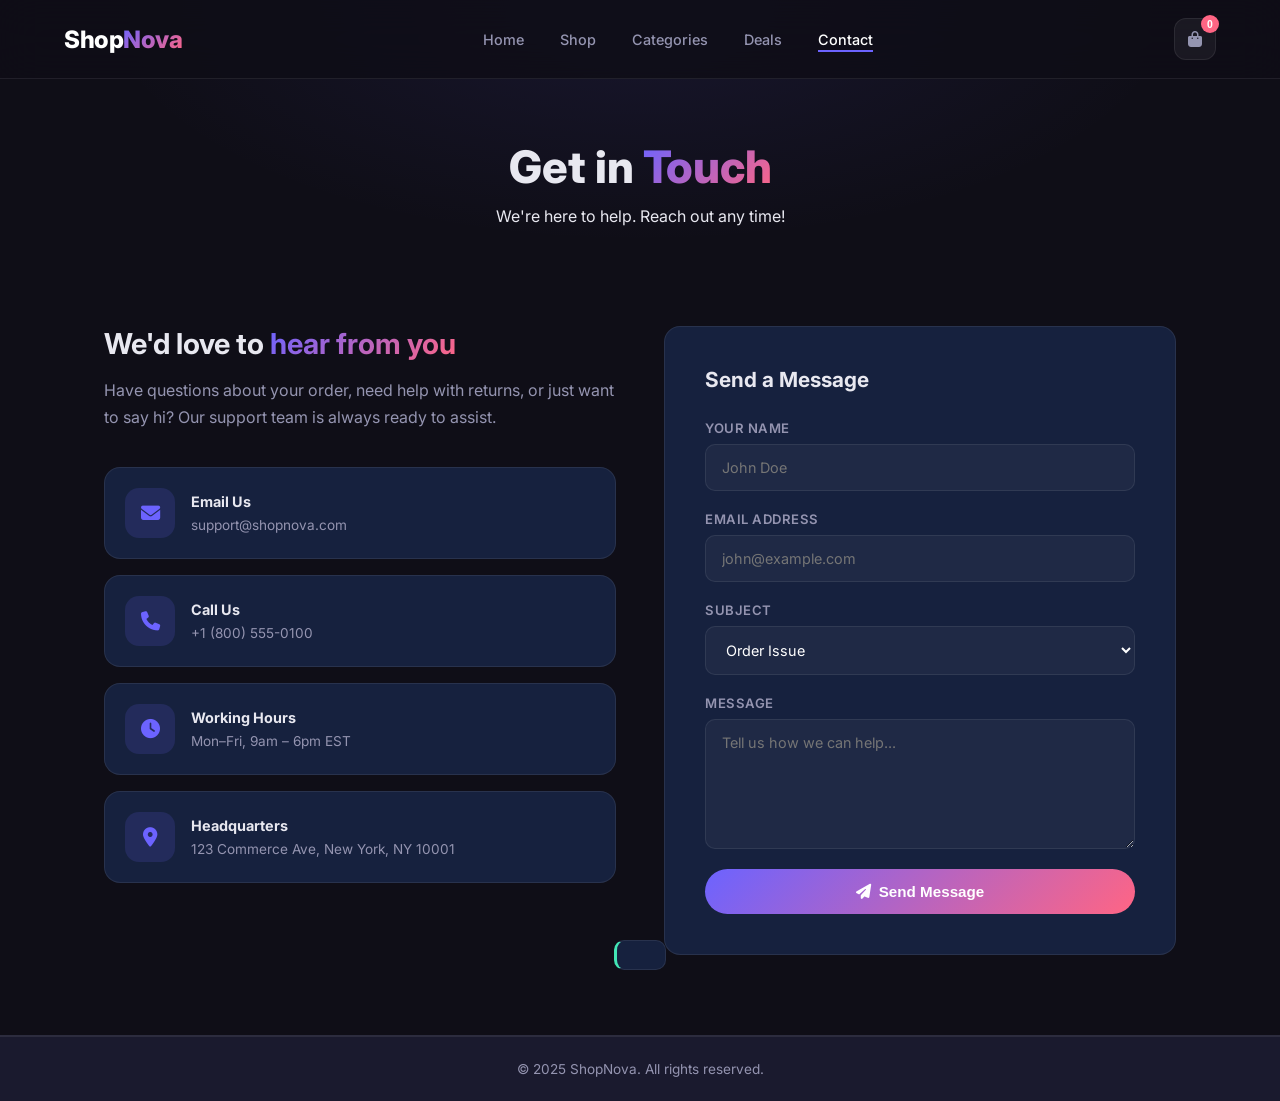
<file: contact.html>
<!DOCTYPE html>
<html lang="en">
<head>
  <meta charset="UTF-8"/>
  <meta name="viewport" content="width=device-width, initial-scale=1.0"/>
  <title>Contact — ShopNova</title>
  <link rel="stylesheet" href="css/style.css"/>
  <link href="https://fonts.googleapis.com/css2?family=Inter:wght@300;400;500;600;700;800&display=swap" rel="stylesheet"/>
  <link rel="stylesheet" href="https://cdnjs.cloudflare.com/ajax/libs/font-awesome/6.5.0/css/all.min.css"/>
  <style>
    .page-hero { padding: 140px 5% 60px; text-align: center; background: radial-gradient(ellipse at top, rgba(108,99,255,0.1) 0%, transparent 60%); }
    .page-hero h1 { font-size: 2.8rem; font-weight: 800; margin-bottom: 12px; }
    .contact-layout { display: grid; grid-template-columns: 1fr 1fr; gap: 48px; padding: 40px 5% 80px; max-width: 1200px; margin: 0 auto; }
    .contact-info h2 { font-size: 1.8rem; font-weight: 700; margin-bottom: 16px; }
    .contact-info p { color: var(--text-muted); line-height: 1.7; margin-bottom: 36px; }
    .contact-item { display: flex; align-items: center; gap: 16px; padding: 20px; background: var(--card-bg); border: 1px solid var(--border); border-radius: var(--radius); margin-bottom: 16px; }
    .contact-icon { width: 50px; height: 50px; border-radius: 14px; background: rgba(108,99,255,0.15); color: var(--primary); display: flex; align-items: center; justify-content: center; font-size: 1.2rem; flex-shrink: 0; }
    .contact-item strong { display: block; font-size: 0.9rem; margin-bottom: 4px; }
    .contact-item span { font-size: 0.85rem; color: var(--text-muted); }
    .contact-form-card { background: var(--card-bg); border: 1px solid var(--border); border-radius: var(--radius); padding: 40px; }
    .form-group { display: flex; flex-direction: column; gap: 8px; margin-bottom: 20px; }
    .form-group label { font-size: 0.82rem; font-weight: 600; color: var(--text-muted); text-transform: uppercase; letter-spacing: 0.5px; }
    .form-group input, .form-group textarea, .form-group select {
      padding: 14px 16px;
      background: rgba(255,255,255,0.04);
      border: 1px solid var(--border);
      border-radius: var(--radius-sm);
      color: white;
      font-size: 0.9rem;
      outline: none;
      transition: var(--transition);
      font-family: 'Inter', sans-serif;
    }
    .form-group input:focus, .form-group textarea:focus { border-color: var(--primary); }
    .form-group textarea { resize: vertical; min-height: 130px; }
    @media(max-width:768px) { .contact-layout { grid-template-columns: 1fr; } }
    
  </style>
</head>
<body>

<nav class="navbar">
  <a href="index.html" class="logo">Shop<span>Nova</span></a>
  <ul class="nav-links">
    <li><a href="index.html">Home</a></li>
    <li><a href="shop.html">Shop</a></li>
    <li><a href="categories.html">Categories</a></li>
    <li><a href="deals.html">Deals</a></li>
    <li><a href="contact.html" class="active">Contact</a></li>
  </ul>
  <div class="nav-actions">
    <button class="icon-btn" onclick="toggleCart()"><i class="fas fa-shopping-bag"></i><span class="badge">0</span></button>
    <button class="icon-btn hamburger" onclick="toggleMenu()"><i class="fas fa-bars"></i></button>
  </div>
</nav>

<div class="mobile-menu" id="mobileMenu">
  <a href="index.html">Home</a><a href="shop.html">Shop</a><a href="contact.html">Contact</a>
</div>

<div class="page-hero">
  <h1>Get in <span class="gradient-text">Touch</span></h1>
  <p>We're here to help. Reach out any time!</p>
</div>

<div class="contact-layout">
  <div class="contact-info">
    <h2>We'd love to <span class="gradient-text">hear from you</span></h2>
    <p>Have questions about your order, need help with returns, or just want to say hi? Our support team is always ready to assist.</p>
    <div class="contact-item">
      <div class="contact-icon"><i class="fas fa-envelope"></i></div>
      <div><strong>Email Us</strong><span>support@shopnova.com</span></div>
    </div>
    <div class="contact-item">
      <div class="contact-icon"><i class="fas fa-phone"></i></div>
      <div><strong>Call Us</strong><span>+1 (800) 555-0100</span></div>
    </div>
    <div class="contact-item">
      <div class="contact-icon"><i class="fas fa-clock"></i></div>
      <div><strong>Working Hours</strong><span>Mon–Fri, 9am – 6pm EST</span></div>
    </div>
    <div class="contact-item">
      <div class="contact-icon"><i class="fas fa-map-marker-alt"></i></div>
      <div><strong>Headquarters</strong><span>123 Commerce Ave, New York, NY 10001</span></div>
    </div>
  </div>

  <div class="contact-form-card">
    <h3 style="font-size:1.3rem;font-weight:700;margin-bottom:28px;">Send a Message</h3>
    <form onsubmit="sendMessage(event)">
      <div class="form-group"><label>Your Name</label><input type="text" placeholder="John Doe" required/></div>
      <div class="form-group"><label>Email Address</label><input type="email" placeholder="john@example.com" required/></div>
      <div class="form-group">
        <label>Subject</label>
        <select>
          <option>Order Issue</option>
          <option>Return / Refund</option>
          <option>Product Inquiry</option>
          <option>Partnership</option>
          <option>Other</option>
        </select>
      </div>
      <div class="form-group"><label>Message</label><textarea placeholder="Tell us how we can help..."></textarea></div>
      <button type="submit" class="btn btn-primary w-full"><i class="fas fa-paper-plane"></i> Send Message</button>
    </form>
  </div>
</div>

<div class="cart-overlay" id="cartOverlay" onclick="toggleCart()"></div>
<div class="cart-drawer" id="cartDrawer">
  <div class="cart-header"><h3><i class="fas fa-shopping-bag"></i> Your Cart</h3><button onclick="toggleCart()"><i class="fas fa-times"></i></button></div>
  <div class="cart-items" id="cartItems"><div class="cart-empty"><i class="fas fa-shopping-bag"></i><p>Your cart is empty</p></div></div>
  <div class="cart-footer" id="cartFooter" style="display:none"><div class="cart-total"><span>Total:</span><strong id="cartTotal">$0.00</strong></div><a href="checkout.html" class="btn btn-primary w-full">Checkout</a></div>
</div>

<div class="toast" id="toast"></div>

<footer class="footer">
  <div class="footer-bottom" style="justify-content:center;"><p>© 2025 ShopNova. All rights reserved.</p></div>
</footer>

<script src="js/main.js"></script>
<script>
function sendMessage(e) {
  e.preventDefault();
  showToast('Message sent! We\'ll reply within 24 hours ✉️');
  e.target.reset();
}
</script>
</body>
</html>
</file>
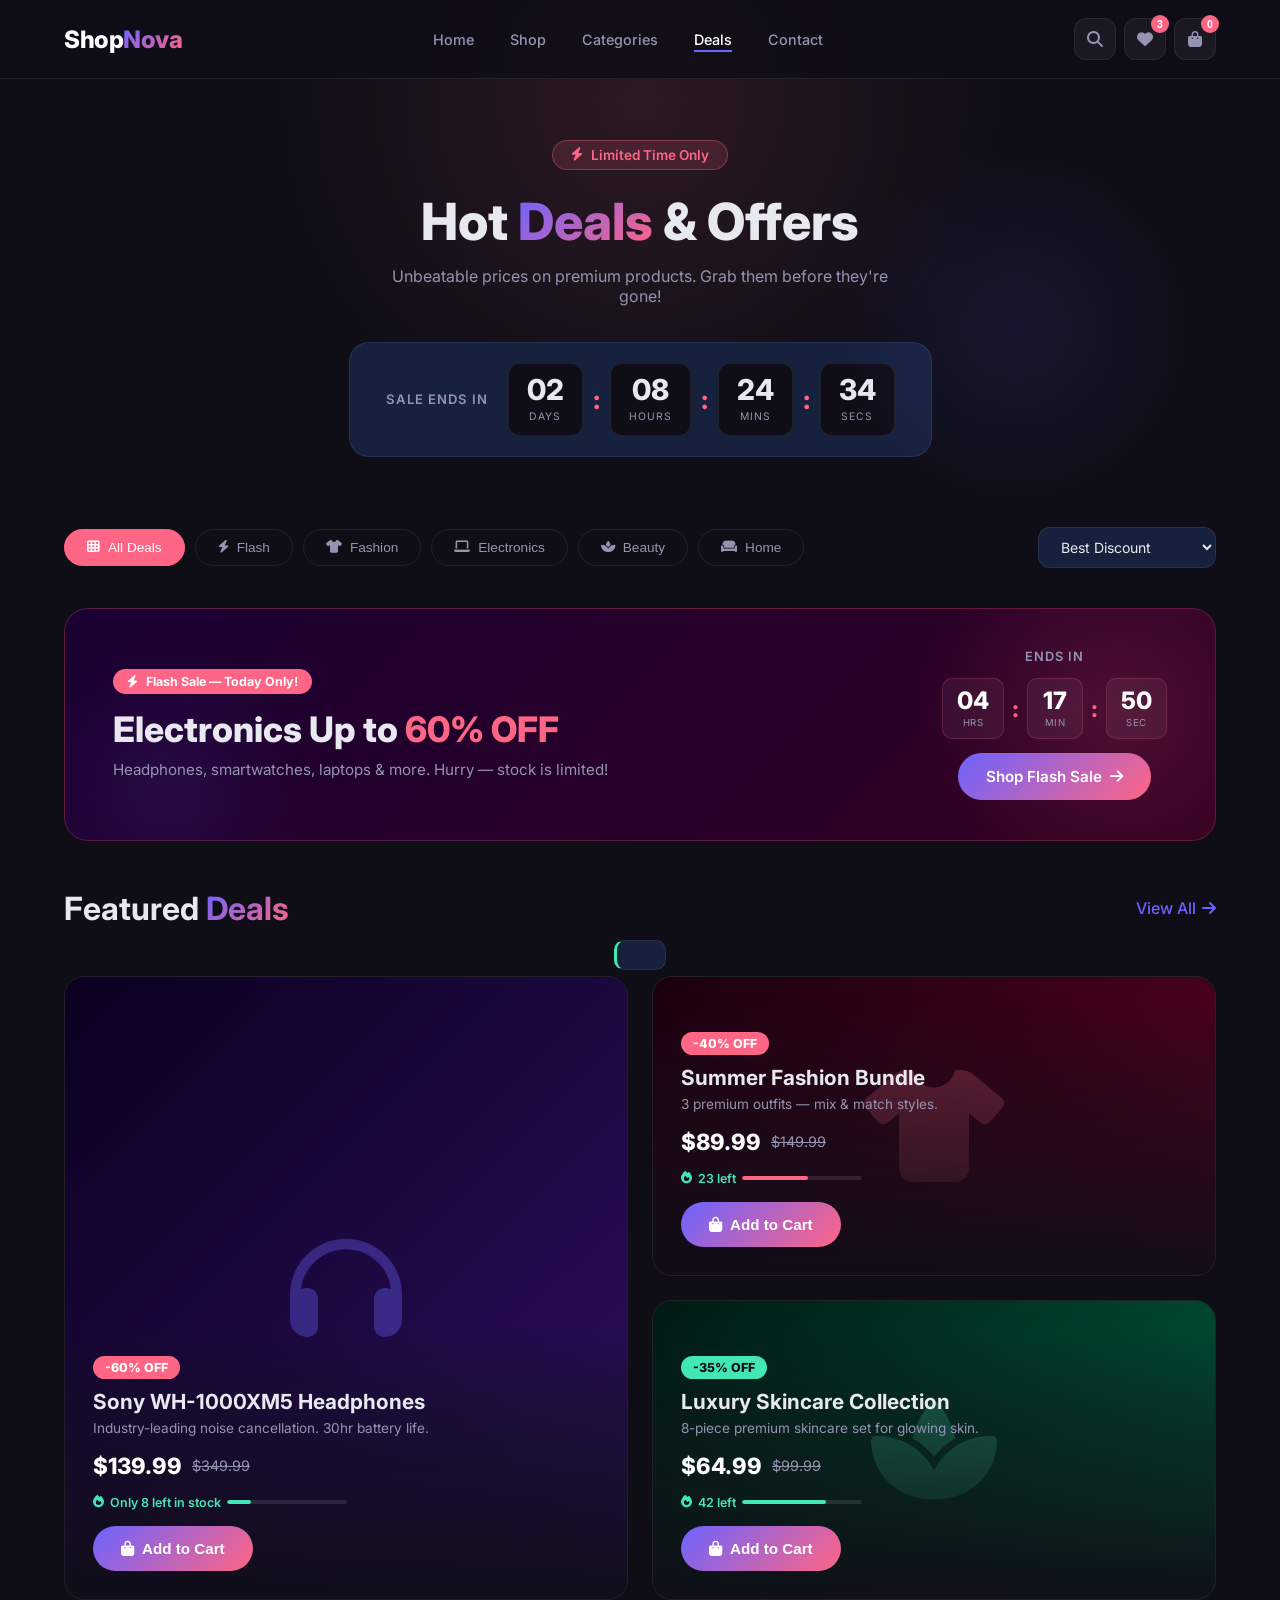
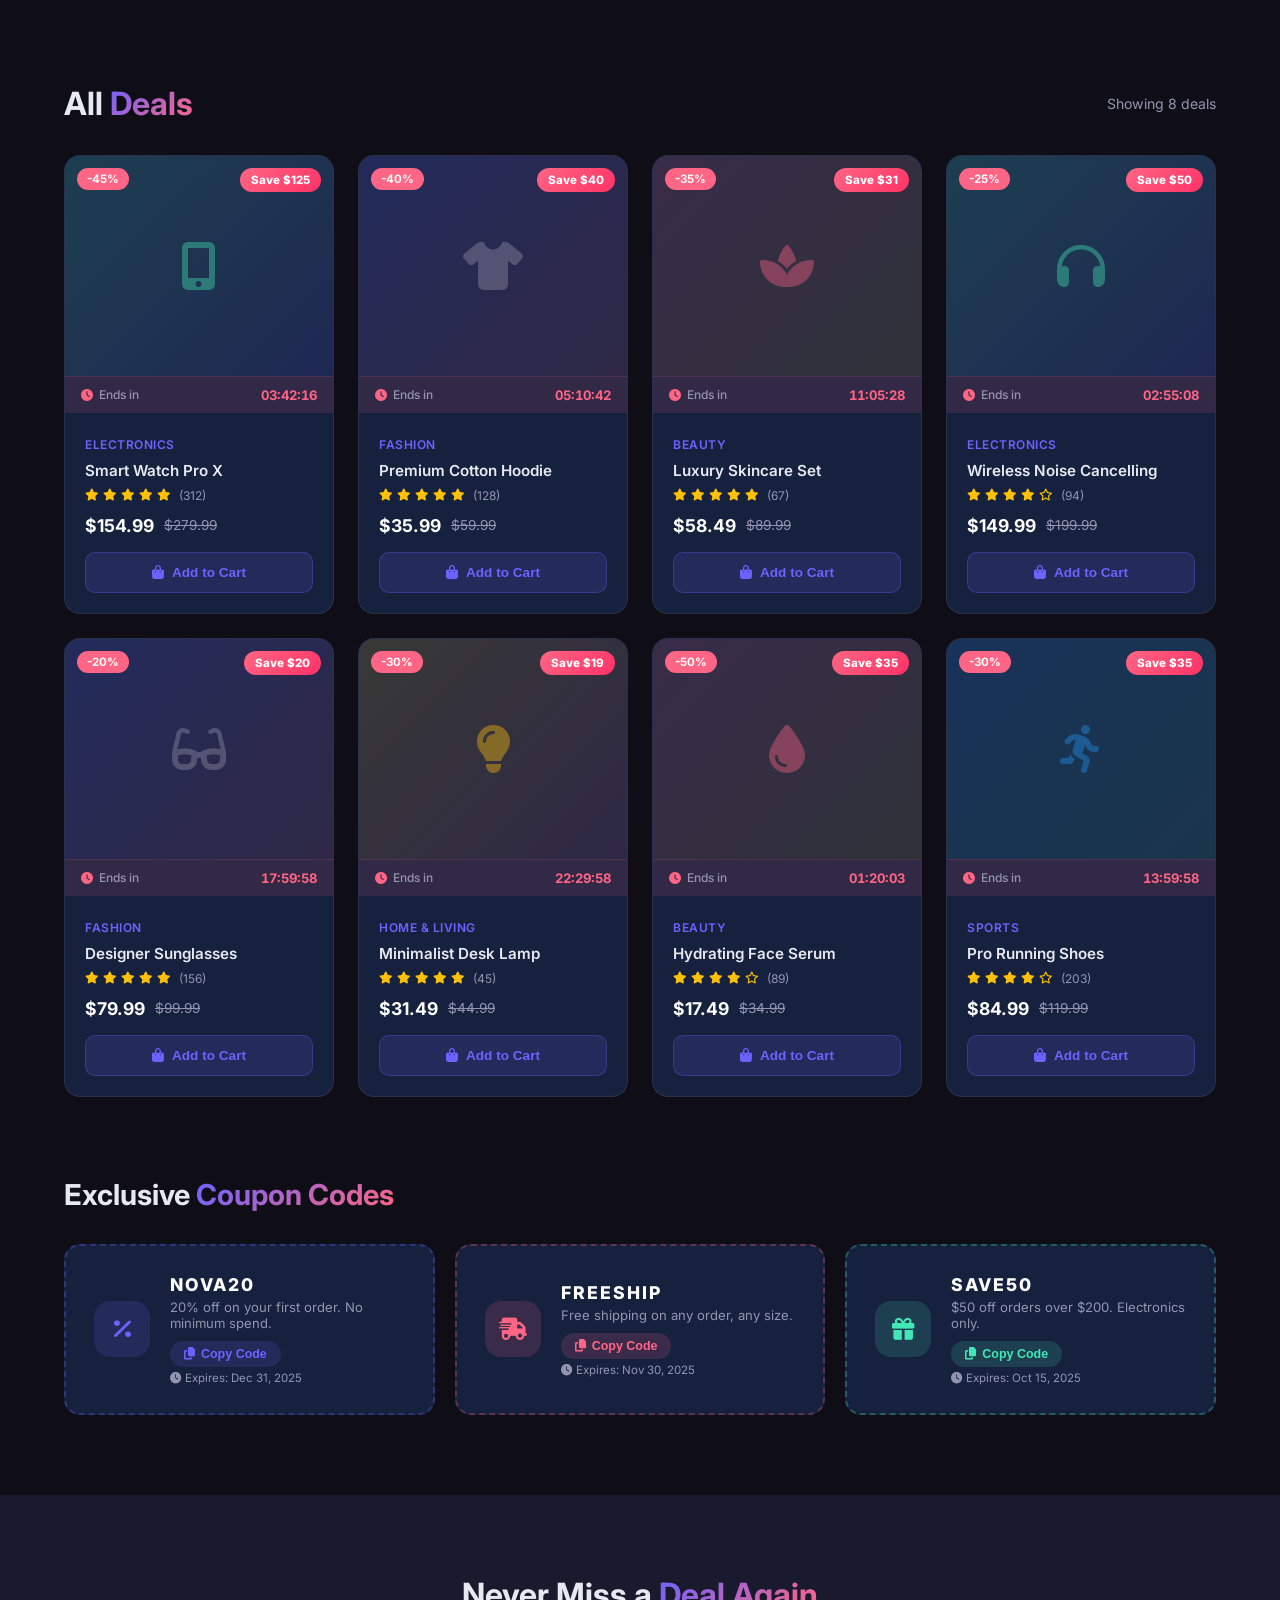
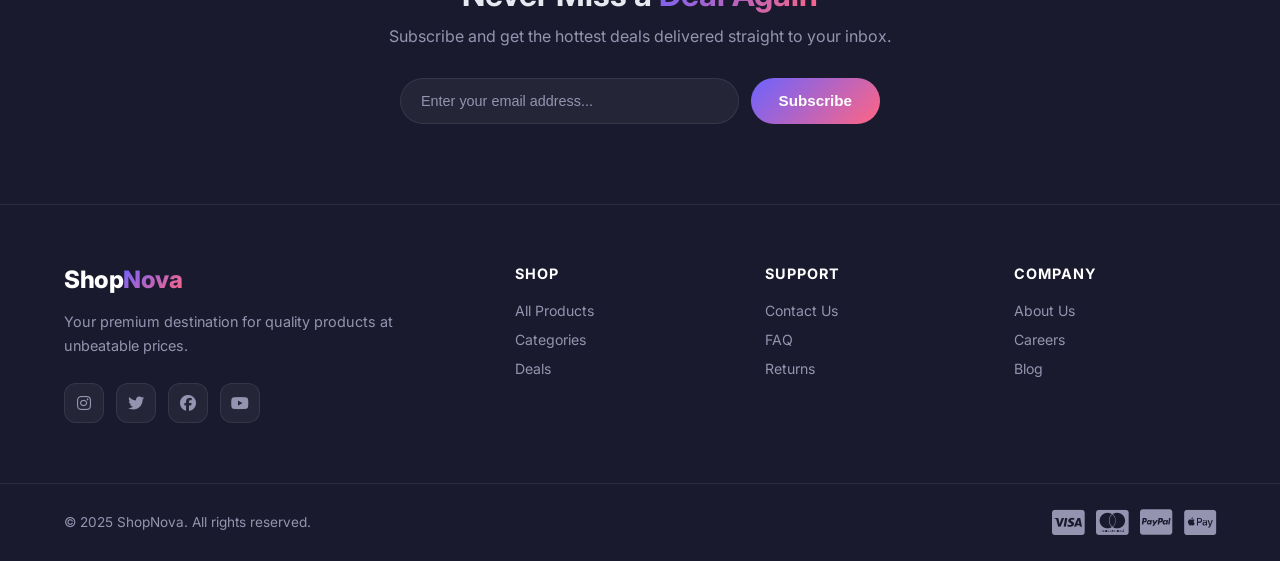
<file: deals.html>
<!DOCTYPE html>
<html lang="en">
<head>
  <meta charset="UTF-8"/>
  <meta name="viewport" content="width=device-width, initial-scale=1.0"/>
  <title>Deals — ShopNova</title>
  <link rel="stylesheet" href="css/style.css"/>
  <link href="https://fonts.googleapis.com/css2?family=Inter:wght@300;400;500;600;700;800&display=swap" rel="stylesheet"/>
  <link rel="stylesheet" href="https://cdnjs.cloudflare.com/ajax/libs/font-awesome/6.5.0/css/all.min.css"/>
  <style>

    /* ── PAGE HERO ── */
    .deals-hero {
      padding: 140px 5% 70px;
      text-align: center;
      position: relative;
      overflow: hidden;
    }
    .deals-hero::before {
      content: '';
      position: absolute;
      width: 800px; height: 800px;
      background: radial-gradient(circle, rgba(255,101,132,0.12) 0%, transparent 65%);
      top: -300px; left: 50%; transform: translateX(-50%);
      border-radius: 50%;
      pointer-events: none;
    }
    .deals-hero::after {
      content: '';
      position: absolute;
      width: 400px; height: 400px;
      background: radial-gradient(circle, rgba(108,99,255,0.1) 0%, transparent 65%);
      bottom: 0; right: 5%;
      border-radius: 50%;
      pointer-events: none;
    }
    .deals-hero .hero-tag {
      display: inline-flex; align-items: center; gap: 8px;
      background: rgba(255,101,132,0.15);
      border: 1px solid rgba(255,101,132,0.35);
      color: var(--secondary);
      padding: 6px 18px; border-radius: 50px;
      font-size: 0.85rem; font-weight: 600; margin-bottom: 20px;
    }
    .deals-hero h1 { font-size: 3.2rem; font-weight: 800; margin-bottom: 14px; position: relative; }
    .deals-hero p { color: var(--text-muted); font-size: 1rem; max-width: 520px; margin: 0 auto 36px; position: relative; }

    /* ── GLOBAL COUNTDOWN ── */
    .global-countdown {
      display: inline-flex;
      align-items: center;
      gap: 20px;
      background: var(--card-bg);
      border: 1px solid var(--border);
      border-radius: 20px;
      padding: 20px 36px;
      position: relative;
    }
    .global-countdown .cd-label {
      font-size: 0.82rem; color: var(--text-muted); font-weight: 600;
      text-transform: uppercase; letter-spacing: 1px;
    }
    .global-countdown .cd-blocks { display: flex; align-items: center; gap: 10px; }
    .cd-unit {
      display: flex; flex-direction: column; align-items: center;
      background: var(--dark);
      border: 1px solid var(--border);
      border-radius: 12px;
      padding: 12px 18px; min-width: 64px;
    }
    .cd-unit span { font-size: 1.8rem; font-weight: 800; line-height: 1; }
    .cd-unit label { font-size: 0.65rem; color: var(--text-muted); margin-top: 5px; text-transform: uppercase; letter-spacing: 1px; }
    .cd-sep { font-size: 1.6rem; font-weight: 800; color: var(--secondary); }

    /* ── DEAL FILTER TABS ── */
    .deals-filters {
      display: flex;
      align-items: center;
      justify-content: space-between;
      padding: 0 5% 40px;
      flex-wrap: wrap;
      gap: 16px;
    }
    .deals-filter-tabs { display: flex; gap: 10px; flex-wrap: wrap; }
    .deal-tab {
      display: flex; align-items: center; gap: 8px;
      padding: 10px 22px;
      border-radius: 50px;
      border: 1px solid var(--border);
      background: transparent;
      color: var(--text-muted);
      font-size: 0.85rem; font-weight: 500;
      cursor: pointer; transition: var(--transition);
    }
    .deal-tab i { font-size: 0.8rem; }
    .deal-tab:hover, .deal-tab.active { background: var(--secondary); color: white; border-color: var(--secondary); }
    .deal-tab.active-primary { background: var(--primary); color: white; border-color: var(--primary); }
    .deals-sort select {
      background: var(--card-bg); border: 1px solid var(--border);
      color: var(--text); padding: 10px 18px; border-radius: 12px;
      font-size: 0.88rem; outline: none; cursor: pointer;
      font-family: 'Inter', sans-serif;
    }

    /* ── FLASH DEALS BANNER ── */
    .flash-banner {
      margin: 0 5% 48px;
      background: linear-gradient(135deg, #1a0033, #330020);
      border: 1px solid rgba(255,101,132,0.25);
      border-radius: 24px;
      padding: 40px 48px;
      display: flex;
      align-items: center;
      justify-content: space-between;
      gap: 32px;
      position: relative;
      overflow: hidden;
    }
    .flash-banner::before {
      content: '';
      position: absolute;
      width: 400px; height: 400px;
      background: radial-gradient(circle, rgba(255,101,132,0.15) 0%, transparent 70%);
      right: -100px; top: -100px; border-radius: 50%;
    }
    .flash-banner::after {
      content: '';
      position: absolute;
      width: 300px; height: 300px;
      background: radial-gradient(circle, rgba(108,99,255,0.1) 0%, transparent 70%);
      left: -50px; bottom: -100px; border-radius: 50%;
    }
    .flash-content { position: relative; z-index: 1; }
    .flash-badge {
      display: inline-flex; align-items: center; gap: 8px;
      background: var(--secondary); color: white;
      padding: 5px 14px; border-radius: 50px;
      font-size: 0.78rem; font-weight: 700; margin-bottom: 14px;
      animation: pulse 2s ease-in-out infinite;
    }
    @keyframes pulse { 0%,100%{ opacity:1; } 50%{ opacity:0.7; } }
    .flash-content h2 { font-size: 2.2rem; font-weight: 800; margin-bottom: 10px; }
    .flash-content h2 span { color: var(--secondary); }
    .flash-content p { color: var(--text-muted); font-size: 0.95rem; }
    .flash-timer { position: relative; z-index: 1; display: flex; flex-direction: column; align-items: center; gap: 14px; }
    .flash-timer .timer-label { font-size: 0.8rem; color: var(--text-muted); text-transform: uppercase; letter-spacing: 1px; font-weight: 600; }
    .flash-timer .mini-countdown { display: flex; align-items: center; gap: 8px; }
    .mini-cd-unit {
      display: flex; flex-direction: column; align-items: center;
      background: rgba(255,255,255,0.05);
      border: 1px solid rgba(255,101,132,0.2);
      border-radius: 10px; padding: 10px 14px; min-width: 56px;
    }
    .mini-cd-unit span { font-size: 1.5rem; font-weight: 800; color: white; line-height: 1; }
    .mini-cd-unit label { font-size: 0.6rem; color: var(--text-muted); margin-top: 4px; text-transform: uppercase; letter-spacing: 0.5px; }
    .mini-sep { font-size: 1.4rem; font-weight: 800; color: var(--secondary); }

    /* ── FEATURED DEAL CARD (wide) ── */
    .featured-deal-section { padding: 0 5% 60px; }
    .featured-deals-grid {
      display: grid;
      grid-template-columns: 1fr 1fr;
      gap: 24px;
      margin-bottom: 24px;
    }
    .featured-deal-card {
      position: relative;
      border-radius: 20px;
      overflow: hidden;
      border: 1px solid var(--border);
      display: flex;
      align-items: flex-end;
      min-height: 300px;
      cursor: pointer;
      transition: var(--transition);
    }
    .featured-deal-card:hover { transform: translateY(-6px); box-shadow: 0 24px 48px rgba(0,0,0,0.4); }
    .featured-deal-card.large { min-height: 420px; }

    .fd-bg {
      position: absolute; inset: 0;
      display: flex; align-items: center; justify-content: center;
      font-size: 7rem; transition: var(--transition);
    }
    .featured-deal-card:hover .fd-bg { transform: scale(1.06); }
    .fd-bg-1 { background: linear-gradient(135deg, #0d0021, #2d1060); color: rgba(108,99,255,0.35); }
    .fd-bg-2 { background: linear-gradient(135deg, #1a0010, #5c0025); color: rgba(255,101,132,0.35); }
    .fd-bg-3 { background: linear-gradient(135deg, #001a14, #005c3d); color: rgba(67,230,181,0.35); }
    .fd-bg-4 { background: linear-gradient(135deg, #1a1000, #5c3800); color: rgba(255,193,7,0.35); }

    .fd-info {
      position: relative; z-index: 1; padding: 28px;
      width: 100%;
      background: linear-gradient(to top, rgba(15,14,23,0.97) 0%, rgba(15,14,23,0.4) 70%, transparent 100%);
    }
    .fd-discount {
      display: inline-flex;
      background: var(--secondary); color: white;
      padding: 4px 12px; border-radius: 20px;
      font-size: 0.78rem; font-weight: 800; margin-bottom: 10px;
    }
    .fd-info h3 { font-size: 1.3rem; font-weight: 700; margin-bottom: 6px; }
    .fd-info p { color: var(--text-muted); font-size: 0.85rem; margin-bottom: 16px; }
    .fd-prices { display: flex; align-items: center; gap: 10px; margin-bottom: 16px; }
    .fd-prices .now { font-size: 1.4rem; font-weight: 800; color: white; }
    .fd-prices .was { font-size: 0.9rem; color: var(--text-muted); text-decoration: line-through; }
    .fd-stock { font-size: 0.78rem; color: var(--accent); font-weight: 600; margin-bottom: 16px; display: flex; align-items: center; gap: 6px; }
    .stock-bar { width: 120px; height: 4px; background: rgba(255,255,255,0.1); border-radius: 2px; overflow: hidden; }
    .stock-fill { height: 100%; background: var(--accent); border-radius: 2px; }

    /* ── ALL DEALS GRID ── */
    .all-deals-section { padding: 0 5% 80px; }
    .all-deals-section .section-header { margin-bottom: 32px; }

    /* Deal card — extends .product-card with a deal timer */
    .deal-product-card {
      background: var(--card-bg);
      border: 1px solid var(--border);
      border-radius: var(--radius);
      overflow: hidden;
      transition: var(--transition);
      position: relative;
    }
    .deal-product-card:hover { transform: translateY(-6px); border-color: rgba(255,101,132,0.4); box-shadow: 0 8px 32px rgba(255,101,132,0.12); }

    .deal-product-card .product-img { position: relative; height: 220px; overflow: hidden; }
    .deal-product-card:hover .img-placeholder { transform: scale(1.05); }

    .deal-timer-bar {
      background: rgba(255,101,132,0.12);
      border-top: 1px solid rgba(255,101,132,0.15);
      padding: 10px 16px;
      display: flex;
      align-items: center;
      justify-content: space-between;
    }
    .deal-timer-bar span { font-size: 0.75rem; color: var(--text-muted); font-weight: 500; display: flex; align-items: center; gap: 6px; }
    .deal-timer-bar span i { color: var(--secondary); }
    .deal-timer-bar strong { font-size: 0.82rem; color: var(--secondary); font-weight: 700; font-variant-numeric: tabular-nums; }

    .savings-tag {
      position: absolute; top: 12px; right: 12px;
      background: linear-gradient(135deg, var(--secondary), #ff3366);
      color: white; padding: 5px 11px;
      border-radius: 20px; font-size: 0.72rem; font-weight: 800;
    }

    /* ── COUPON SECTION ── */
    .coupons-section { padding: 0 5% 80px; }
    .coupons-section h2 { font-size: 1.8rem; font-weight: 700; margin-bottom: 32px; }
    .coupons-grid {
      display: grid;
      grid-template-columns: repeat(3, 1fr);
      gap: 20px;
    }
    .coupon-card {
      background: var(--card-bg);
      border: 2px dashed rgba(108,99,255,0.3);
      border-radius: var(--radius);
      padding: 28px;
      display: flex;
      align-items: center;
      gap: 20px;
      transition: var(--transition);
      cursor: pointer;
    }
    .coupon-card:hover { border-color: var(--primary); background: rgba(108,99,255,0.05); }
    .coupon-icon {
      width: 56px; height: 56px;
      border-radius: 16px;
      background: rgba(108,99,255,0.15);
      color: var(--primary);
      display: flex; align-items: center; justify-content: center;
      font-size: 1.4rem; flex-shrink: 0;
    }
    .coupon-icon.secondary { background: rgba(255,101,132,0.15); color: var(--secondary); }
    .coupon-icon.accent { background: rgba(67,230,181,0.15); color: var(--accent); }
    .coupon-info { flex: 1; }
    .coupon-code {
      font-size: 1.1rem; font-weight: 800; letter-spacing: 2px;
      color: white; margin-bottom: 4px;
    }
    .coupon-info p { font-size: 0.82rem; color: var(--text-muted); margin-bottom: 10px; }
    .copy-btn {
      display: inline-flex; align-items: center; gap: 6px;
      background: rgba(108,99,255,0.15);
      border: 1px solid rgba(108,99,255,0.3);
      color: var(--primary); padding: 6px 14px;
      border-radius: 20px; font-size: 0.78rem; font-weight: 600;
      cursor: pointer; transition: var(--transition); border: none;
    }
    .copy-btn:hover { background: var(--primary); color: white; }
    .copy-btn.secondary-btn { background: rgba(255,101,132,0.15); color: var(--secondary); }
    .copy-btn.secondary-btn:hover { background: var(--secondary); color: white; }
    .copy-btn.accent-btn { background: rgba(67,230,181,0.15); color: var(--accent); }
    .copy-btn.accent-btn:hover { background: var(--accent); color: var(--dark); }
    .coupon-expiry { font-size: 0.72rem; color: var(--text-muted); margin-top: 4px; }

    /* ── NEWSLETTER ── */
    .newsletter-section {
      padding: 80px 5%; text-align: center;
      background: var(--dark-2);
    }
    .newsletter-content { max-width: 600px; margin: 0 auto; }
    .newsletter-section h2 { font-size: 2rem; font-weight: 700; margin-bottom: 12px; }
    .newsletter-section p { color: var(--text-muted); margin-bottom: 32px; }
    .newsletter-form { display: flex; gap: 12px; max-width: 480px; margin: 0 auto; }
    .newsletter-form input {
      flex: 1; padding: 14px 20px;
      background: rgba(255,255,255,0.05);
      border: 1px solid var(--border); border-radius: 50px;
      color: white; font-size: 0.9rem; outline: none; transition: var(--transition);
    }
    .newsletter-form input:focus { border-color: var(--primary); }
    .newsletter-form input::placeholder { color: var(--text-muted); }

    /* ── RESPONSIVE ── */
    @media (max-width: 900px) {
      .flash-banner { flex-direction: column; text-align: center; padding: 32px 24px; }
      .featured-deals-grid { grid-template-columns: 1fr; }
      .coupons-grid { grid-template-columns: 1fr; }
      .global-countdown { flex-direction: column; gap: 12px; }
    }
    @media (max-width: 768px) {
      .deals-hero h1 { font-size: 2.3rem; }
      .deals-filters { flex-direction: column; align-items: flex-start; }
      .products-grid { grid-template-columns: repeat(2,1fr); }
    }
    @media (max-width: 480px) {
      .products-grid { grid-template-columns: 1fr; }
      .newsletter-form { flex-direction: column; }
    }
  </style>
</head>
<body>

<!-- NAVBAR -->
<nav class="navbar">
  <a href="index.html" class="logo">Shop<span>Nova</span></a>
  <ul class="nav-links">
    <li><a href="index.html">Home</a></li>
    <li><a href="shop.html">Shop</a></li>
    <li><a href="categories.html">Categories</a></li>
    <li><a href="deals.html" class="active">Deals</a></li>
    <li><a href="contact.html">Contact</a></li>
  </ul>
  <div class="nav-actions">
    <button class="icon-btn"><i class="fas fa-search"></i></button>
    <button class="icon-btn"><i class="fas fa-heart"></i><span class="badge">3</span></button>
    <button class="icon-btn" onclick="toggleCart()"><i class="fas fa-shopping-bag"></i><span class="badge">0</span></button>
    <button class="icon-btn hamburger" onclick="toggleMenu()"><i class="fas fa-bars"></i></button>
  </div>
</nav>

<div class="mobile-menu" id="mobileMenu">
  <a href="index.html">Home</a>
  <a href="shop.html">Shop</a>
  <a href="categories.html">Categories</a>
  <a href="deals.html">Deals</a>
  <a href="contact.html">Contact</a>
</div>

<!-- HERO -->
<div class="deals-hero">
  <span class="hero-tag"><i class="fas fa-bolt"></i> Limited Time Only</span>
  <h1>Hot <span class="gradient-text">Deals</span> &amp; Offers</h1>
  <p>Unbeatable prices on premium products. Grab them before they're gone!</p>
  <div class="global-countdown">
    <span class="cd-label">Sale ends in</span>
    <div class="cd-blocks">
      <div class="cd-unit"><span id="gDays">02</span><label>Days</label></div>
      <span class="cd-sep">:</span>
      <div class="cd-unit"><span id="gHours">08</span><label>Hours</label></div>
      <span class="cd-sep">:</span>
      <div class="cd-unit"><span id="gMins">24</span><label>Mins</label></div>
      <span class="cd-sep">:</span>
      <div class="cd-unit"><span id="gSecs">36</span><label>Secs</label></div>
    </div>
  </div>
</div>

<!-- FILTERS -->
<div class="deals-filters">
  <div class="deals-filter-tabs">
    <button class="deal-tab active" onclick="filterDeals('all', this)"><i class="fas fa-th"></i> All Deals</button>
    <button class="deal-tab" onclick="filterDeals('flash', this)"><i class="fas fa-bolt"></i> Flash</button>
    <button class="deal-tab" onclick="filterDeals('fashion', this)"><i class="fas fa-tshirt"></i> Fashion</button>
    <button class="deal-tab" onclick="filterDeals('electronics', this)"><i class="fas fa-laptop"></i> Electronics</button>
    <button class="deal-tab" onclick="filterDeals('beauty', this)"><i class="fas fa-spa"></i> Beauty</button>
    <button class="deal-tab" onclick="filterDeals('home', this)"><i class="fas fa-couch"></i> Home</button>
  </div>
  <div class="deals-sort">
    <select>
      <option>Best Discount</option>
      <option>Price: Low to High</option>
      <option>Price: High to Low</option>
      <option>Ending Soon</option>
    </select>
  </div>
</div>

<!-- FLASH DEAL BANNER -->
<div class="flash-banner">
  <div class="flash-content">
    <div class="flash-badge"><i class="fas fa-bolt"></i> Flash Sale — Today Only!</div>
    <h2>Electronics Up to <span>60% OFF</span></h2>
    <p>Headphones, smartwatches, laptops &amp; more. Hurry — stock is limited!</p>
  </div>
  <div class="flash-timer">
    <span class="timer-label">Ends in</span>
    <div class="mini-countdown">
      <div class="mini-cd-unit"><span id="fHours">04</span><label>Hrs</label></div>
      <span class="mini-sep">:</span>
      <div class="mini-cd-unit"><span id="fMins">17</span><label>Min</label></div>
      <span class="mini-sep">:</span>
      <div class="mini-cd-unit"><span id="fSecs">52</span><label>Sec</label></div>
    </div>
    <a href="#deals-grid" class="btn btn-primary">Shop Flash Sale <i class="fas fa-arrow-right"></i></a>
  </div>
</div>

<!-- FEATURED DEALS -->
<div class="featured-deal-section">
  <div class="section-header">
    <h2>Featured <span class="gradient-text">Deals</span></h2>
    <a href="shop.html" class="view-all">View All <i class="fas fa-arrow-right"></i></a>
  </div>
  <div class="featured-deals-grid">

    <div class="featured-deal-card large" onclick="window.location='shop.html'">
      <div class="fd-bg fd-bg-1"><i class="fas fa-headphones"></i></div>
      <div class="fd-info">
        <span class="fd-discount">-60% OFF</span>
        <h3>Sony WH-1000XM5 Headphones</h3>
        <p>Industry-leading noise cancellation. 30hr battery life.</p>
        <div class="fd-prices"><span class="now">$139.99</span><span class="was">$349.99</span></div>
        <div class="fd-stock">
          <i class="fas fa-fire"></i> Only 8 left in stock
          <div class="stock-bar"><div class="stock-fill" style="width:20%"></div></div>
        </div>
        <button class="btn btn-primary" onclick="event.stopPropagation(); addToCartDirect('Sony WH-1000XM5','$139.99','fas fa-headphones')">
          <i class="fas fa-shopping-bag"></i> Add to Cart
        </button>
      </div>
    </div>

    <div style="display:flex;flex-direction:column;gap:24px;">
      <div class="featured-deal-card" onclick="window.location='shop.html'">
        <div class="fd-bg fd-bg-2"><i class="fas fa-tshirt"></i></div>
        <div class="fd-info">
          <span class="fd-discount">-40% OFF</span>
          <h3>Summer Fashion Bundle</h3>
          <p>3 premium outfits — mix &amp; match styles.</p>
          <div class="fd-prices"><span class="now">$89.99</span><span class="was">$149.99</span></div>
          <div class="fd-stock"><i class="fas fa-fire"></i> 23 left <div class="stock-bar"><div class="stock-fill" style="width:55%;background:var(--secondary)"></div></div></div>
          <button class="btn btn-primary" onclick="event.stopPropagation(); addToCartDirect('Summer Fashion Bundle','$89.99','fas fa-tshirt')">
            <i class="fas fa-shopping-bag"></i> Add to Cart
          </button>
        </div>
      </div>
      <div class="featured-deal-card" onclick="window.location='shop.html'">
        <div class="fd-bg fd-bg-3"><i class="fas fa-spa"></i></div>
        <div class="fd-info">
          <span class="fd-discount" style="background:var(--accent);color:var(--dark)">-35% OFF</span>
          <h3>Luxury Skincare Collection</h3>
          <p>8-piece premium skincare set for glowing skin.</p>
          <div class="fd-prices"><span class="now">$64.99</span><span class="was">$99.99</span></div>
          <div class="fd-stock" style="color:var(--accent)"><i class="fas fa-fire"></i> 42 left <div class="stock-bar"><div class="stock-fill" style="width:70%;background:var(--accent)"></div></div></div>
          <button class="btn btn-primary" onclick="event.stopPropagation(); addToCartDirect('Luxury Skincare Collection','$64.99','fas fa-spa')">
            <i class="fas fa-shopping-bag"></i> Add to Cart
          </button>
        </div>
      </div>
    </div>

  </div>
</div>

<!-- ALL DEALS GRID -->
<div class="all-deals-section" id="deals-grid">
  <div class="section-header">
    <h2>All <span class="gradient-text">Deals</span></h2>
    <span style="color:var(--text-muted);font-size:0.88rem;" id="dealCount">Showing 8 deals</span>
  </div>
  <div class="products-grid" id="dealsGrid">

    <div class="deal-product-card" data-cat="flash electronics">
      <div class="product-img">
        <div class="img-placeholder electronics"><i class="fas fa-mobile-alt"></i></div>
        <div class="product-badges"><span class="badge-sale">-45%</span></div>
        <span class="savings-tag">Save $125</span>
        <div class="product-overlay">
          <button class="overlay-btn"><i class="fas fa-eye"></i></button>
          <button class="overlay-btn"><i class="fas fa-heart"></i></button>
        </div>
      </div>
      <div class="deal-timer-bar">
        <span><i class="fas fa-clock"></i> Ends in</span>
        <strong class="item-timer" data-h="3" data-m="42" data-s="18">03:42:18</strong>
      </div>
      <div class="product-info">
        <span class="product-cat">Electronics</span>
        <h4>Smart Watch Pro X</h4>
        <div class="product-rating"><i class="fas fa-star"></i><i class="fas fa-star"></i><i class="fas fa-star"></i><i class="fas fa-star"></i><i class="fas fa-star"></i><span>(312)</span></div>
        <div class="product-price"><span class="current">$154.99</span><span class="original">$279.99</span></div>
        <button class="btn-cart" onclick="addToCart(this)"><i class="fas fa-shopping-bag"></i> Add to Cart</button>
      </div>
    </div>

    <div class="deal-product-card" data-cat="flash fashion">
      <div class="product-img">
        <div class="img-placeholder"><i class="fas fa-tshirt"></i></div>
        <div class="product-badges"><span class="badge-sale">-40%</span></div>
        <span class="savings-tag">Save $40</span>
        <div class="product-overlay">
          <button class="overlay-btn"><i class="fas fa-eye"></i></button>
          <button class="overlay-btn"><i class="fas fa-heart"></i></button>
        </div>
      </div>
      <div class="deal-timer-bar">
        <span><i class="fas fa-clock"></i> Ends in</span>
        <strong class="item-timer" data-h="5" data-m="10" data-s="44">05:10:44</strong>
      </div>
      <div class="product-info">
        <span class="product-cat">Fashion</span>
        <h4>Premium Cotton Hoodie</h4>
        <div class="product-rating"><i class="fas fa-star"></i><i class="fas fa-star"></i><i class="fas fa-star"></i><i class="fas fa-star"></i><i class="fas fa-star"></i><span>(128)</span></div>
        <div class="product-price"><span class="current">$35.99</span><span class="original">$59.99</span></div>
        <button class="btn-cart" onclick="addToCart(this)"><i class="fas fa-shopping-bag"></i> Add to Cart</button>
      </div>
    </div>

    <div class="deal-product-card" data-cat="beauty">
      <div class="product-img">
        <div class="img-placeholder beauty"><i class="fas fa-spa"></i></div>
        <div class="product-badges"><span class="badge-sale">-35%</span></div>
        <span class="savings-tag">Save $31</span>
        <div class="product-overlay">
          <button class="overlay-btn"><i class="fas fa-eye"></i></button>
          <button class="overlay-btn"><i class="fas fa-heart"></i></button>
        </div>
      </div>
      <div class="deal-timer-bar">
        <span><i class="fas fa-clock"></i> Ends in</span>
        <strong class="item-timer" data-h="11" data-m="5" data-s="30">11:05:30</strong>
      </div>
      <div class="product-info">
        <span class="product-cat">Beauty</span>
        <h4>Luxury Skincare Set</h4>
        <div class="product-rating"><i class="fas fa-star"></i><i class="fas fa-star"></i><i class="fas fa-star"></i><i class="fas fa-star"></i><i class="fas fa-star"></i><span>(67)</span></div>
        <div class="product-price"><span class="current">$58.49</span><span class="original">$89.99</span></div>
        <button class="btn-cart" onclick="addToCart(this)"><i class="fas fa-shopping-bag"></i> Add to Cart</button>
      </div>
    </div>

    <div class="deal-product-card" data-cat="flash electronics">
      <div class="product-img">
        <div class="img-placeholder electronics"><i class="fas fa-headphones"></i></div>
        <div class="product-badges"><span class="badge-sale">-25%</span></div>
        <span class="savings-tag">Save $50</span>
        <div class="product-overlay">
          <button class="overlay-btn"><i class="fas fa-eye"></i></button>
          <button class="overlay-btn"><i class="fas fa-heart"></i></button>
        </div>
      </div>
      <div class="deal-timer-bar">
        <span><i class="fas fa-clock"></i> Ends in</span>
        <strong class="item-timer" data-h="2" data-m="55" data-s="10">02:55:10</strong>
      </div>
      <div class="product-info">
        <span class="product-cat">Electronics</span>
        <h4>Wireless Noise Cancelling</h4>
        <div class="product-rating"><i class="fas fa-star"></i><i class="fas fa-star"></i><i class="fas fa-star"></i><i class="fas fa-star"></i><i class="far fa-star"></i><span>(94)</span></div>
        <div class="product-price"><span class="current">$149.99</span><span class="original">$199.99</span></div>
        <button class="btn-cart" onclick="addToCart(this)"><i class="fas fa-shopping-bag"></i> Add to Cart</button>
      </div>
    </div>

    <div class="deal-product-card" data-cat="fashion">
      <div class="product-img">
        <div class="img-placeholder"><i class="fas fa-glasses"></i></div>
        <div class="product-badges"><span class="badge-sale">-20%</span></div>
        <span class="savings-tag">Save $20</span>
        <div class="product-overlay">
          <button class="overlay-btn"><i class="fas fa-eye"></i></button>
          <button class="overlay-btn"><i class="fas fa-heart"></i></button>
        </div>
      </div>
      <div class="deal-timer-bar">
        <span><i class="fas fa-clock"></i> Ends in</span>
        <strong class="item-timer" data-h="18" data-m="0" data-s="0">18:00:00</strong>
      </div>
      <div class="product-info">
        <span class="product-cat">Fashion</span>
        <h4>Designer Sunglasses</h4>
        <div class="product-rating"><i class="fas fa-star"></i><i class="fas fa-star"></i><i class="fas fa-star"></i><i class="fas fa-star"></i><i class="fas fa-star"></i><span>(156)</span></div>
        <div class="product-price"><span class="current">$79.99</span><span class="original">$99.99</span></div>
        <button class="btn-cart" onclick="addToCart(this)"><i class="fas fa-shopping-bag"></i> Add to Cart</button>
      </div>
    </div>

    <div class="deal-product-card" data-cat="home">
      <div class="product-img">
        <div class="img-placeholder home"><i class="fas fa-lightbulb"></i></div>
        <div class="product-badges"><span class="badge-sale">-30%</span></div>
        <span class="savings-tag">Save $19</span>
        <div class="product-overlay">
          <button class="overlay-btn"><i class="fas fa-eye"></i></button>
          <button class="overlay-btn"><i class="fas fa-heart"></i></button>
        </div>
      </div>
      <div class="deal-timer-bar">
        <span><i class="fas fa-clock"></i> Ends in</span>
        <strong class="item-timer" data-h="22" data-m="30" data-s="0">22:30:00</strong>
      </div>
      <div class="product-info">
        <span class="product-cat">Home & Living</span>
        <h4>Minimalist Desk Lamp</h4>
        <div class="product-rating"><i class="fas fa-star"></i><i class="fas fa-star"></i><i class="fas fa-star"></i><i class="fas fa-star"></i><i class="fas fa-star"></i><span>(45)</span></div>
        <div class="product-price"><span class="current">$31.49</span><span class="original">$44.99</span></div>
        <button class="btn-cart" onclick="addToCart(this)"><i class="fas fa-shopping-bag"></i> Add to Cart</button>
      </div>
    </div>

    <div class="deal-product-card" data-cat="flash beauty">
      <div class="product-img">
        <div class="img-placeholder beauty"><i class="fas fa-tint"></i></div>
        <div class="product-badges"><span class="badge-sale">-50%</span></div>
        <span class="savings-tag">Save $35</span>
        <div class="product-overlay">
          <button class="overlay-btn"><i class="fas fa-eye"></i></button>
          <button class="overlay-btn"><i class="fas fa-heart"></i></button>
        </div>
      </div>
      <div class="deal-timer-bar">
        <span><i class="fas fa-clock"></i> Ends in</span>
        <strong class="item-timer" data-h="1" data-m="20" data-s="5">01:20:05</strong>
      </div>
      <div class="product-info">
        <span class="product-cat">Beauty</span>
        <h4>Hydrating Face Serum</h4>
        <div class="product-rating"><i class="fas fa-star"></i><i class="fas fa-star"></i><i class="fas fa-star"></i><i class="fas fa-star"></i><i class="far fa-star"></i><span>(89)</span></div>
        <div class="product-price"><span class="current">$17.49</span><span class="original">$34.99</span></div>
        <button class="btn-cart" onclick="addToCart(this)"><i class="fas fa-shopping-bag"></i> Add to Cart</button>
      </div>
    </div>

    <div class="deal-product-card" data-cat="home">
      <div class="product-img">
        <div class="img-placeholder sports"><i class="fas fa-running"></i></div>
        <div class="product-badges"><span class="badge-sale">-30%</span></div>
        <span class="savings-tag">Save $35</span>
        <div class="product-overlay">
          <button class="overlay-btn"><i class="fas fa-eye"></i></button>
          <button class="overlay-btn"><i class="fas fa-heart"></i></button>
        </div>
      </div>
      <div class="deal-timer-bar">
        <span><i class="fas fa-clock"></i> Ends in</span>
        <strong class="item-timer" data-h="14" data-m="0" data-s="0">14:00:00</strong>
      </div>
      <div class="product-info">
        <span class="product-cat">Sports</span>
        <h4>Pro Running Shoes</h4>
        <div class="product-rating"><i class="fas fa-star"></i><i class="fas fa-star"></i><i class="fas fa-star"></i><i class="fas fa-star"></i><i class="far fa-star"></i><span>(203)</span></div>
        <div class="product-price"><span class="current">$84.99</span><span class="original">$119.99</span></div>
        <button class="btn-cart" onclick="addToCart(this)"><i class="fas fa-shopping-bag"></i> Add to Cart</button>
      </div>
    </div>

  </div>
</div>

<!-- COUPON CODES -->
<div class="coupons-section">
  <h2>Exclusive <span class="gradient-text">Coupon Codes</span></h2>
  <div class="coupons-grid">

    <div class="coupon-card">
      <div class="coupon-icon"><i class="fas fa-percentage"></i></div>
      <div class="coupon-info">
        <div class="coupon-code">NOVA20</div>
        <p>20% off on your first order. No minimum spend.</p>
        <button class="copy-btn" onclick="copyCoupon('NOVA20', this)"><i class="fas fa-copy"></i> Copy Code</button>
        <div class="coupon-expiry"><i class="fas fa-clock"></i> Expires: Dec 31, 2025</div>
      </div>
    </div>

    <div class="coupon-card" style="border-color:rgba(255,101,132,0.3);">
      <div class="coupon-icon secondary"><i class="fas fa-shipping-fast"></i></div>
      <div class="coupon-info">
        <div class="coupon-code">FREESHIP</div>
        <p>Free shipping on any order, any size.</p>
        <button class="copy-btn secondary-btn" onclick="copyCoupon('FREESHIP', this)"><i class="fas fa-copy"></i> Copy Code</button>
        <div class="coupon-expiry"><i class="fas fa-clock"></i> Expires: Nov 30, 2025</div>
      </div>
    </div>

    <div class="coupon-card" style="border-color:rgba(67,230,181,0.3);">
      <div class="coupon-icon accent"><i class="fas fa-gift"></i></div>
      <div class="coupon-info">
        <div class="coupon-code">SAVE50</div>
        <p>$50 off orders over $200. Electronics only.</p>
        <button class="copy-btn accent-btn" onclick="copyCoupon('SAVE50', this)"><i class="fas fa-copy"></i> Copy Code</button>
        <div class="coupon-expiry"><i class="fas fa-clock"></i> Expires: Oct 15, 2025</div>
      </div>
    </div>

  </div>
</div>

<!-- NEWSLETTER -->
<section class="newsletter-section">
  <div class="newsletter-content">
    <h2>Never Miss a <span class="gradient-text">Deal Again</span></h2>
    <p>Subscribe and get the hottest deals delivered straight to your inbox.</p>
    <form class="newsletter-form" onsubmit="subscribeNewsletter(event)">
      <input type="email" placeholder="Enter your email address..." required/>
      <button type="submit" class="btn btn-primary">Subscribe</button>
    </form>
  </div>
</section>

<!-- CART DRAWER -->
<div class="cart-overlay" id="cartOverlay" onclick="toggleCart()"></div>
<div class="cart-drawer" id="cartDrawer">
  <div class="cart-header">
    <h3><i class="fas fa-shopping-bag"></i> Your Cart</h3>
    <button onclick="toggleCart()"><i class="fas fa-times"></i></button>
  </div>
  <div class="cart-items" id="cartItems">
    <div class="cart-empty"><i class="fas fa-shopping-bag"></i><p>Your cart is empty</p></div>
  </div>
  <div class="cart-footer" id="cartFooter" style="display:none">
    <div class="cart-total"><span>Total:</span><strong id="cartTotal">$0.00</strong></div>
    <a href="checkout.html" class="btn btn-primary w-full">Checkout <i class="fas fa-arrow-right"></i></a>
  </div>
</div>

<div class="toast" id="toast"></div>

<!-- FOOTER -->
<footer class="footer">
  <div class="footer-top">
    <div class="footer-brand">
      <a href="index.html" class="logo">Shop<span>Nova</span></a>
      <p>Your premium destination for quality products at unbeatable prices.</p>
      <div class="social-links">
        <a href="#"><i class="fab fa-instagram"></i></a>
        <a href="#"><i class="fab fa-twitter"></i></a>
        <a href="#"><i class="fab fa-facebook"></i></a>
        <a href="#"><i class="fab fa-youtube"></i></a>
      </div>
    </div>
    <div class="footer-col">
      <h4>Shop</h4>
      <a href="shop.html">All Products</a>
      <a href="categories.html">Categories</a>
      <a href="deals.html">Deals</a>
    </div>
    <div class="footer-col">
      <h4>Support</h4>
      <a href="contact.html">Contact Us</a>
      <a href="#">FAQ</a>
      <a href="#">Returns</a>
    </div>
    <div class="footer-col">
      <h4>Company</h4>
      <a href="#">About Us</a>
      <a href="#">Careers</a>
      <a href="#">Blog</a>
    </div>
  </div>
  <div class="footer-bottom">
    <p>© 2025 ShopNova. All rights reserved.</p>
    <div class="payment-icons">
      <i class="fab fa-cc-visa"></i>
      <i class="fab fa-cc-mastercard"></i>
      <i class="fab fa-cc-paypal"></i>
      <i class="fab fa-cc-apple-pay"></i>
    </div>
  </div>
</footer>

<script src="js/main.js"></script>
<script>
// ── GLOBAL COUNTDOWN (2 days) ──
(function() {
  let total = 2*86400 + 8*3600 + 24*60 + 36;
  setInterval(() => {
    if (total <= 0) return;
    total--;
    const d = Math.floor(total/86400);
    const h = Math.floor((total%86400)/3600);
    const m = Math.floor((total%3600)/60);
    const s = total%60;
    const set = (id,v) => { const el=document.getElementById(id); if(el) el.textContent=String(v).padStart(2,'0'); };
    set('gDays',d); set('gHours',h); set('gMins',m); set('gSecs',s);
  }, 1000);
})();

// ── FLASH COUNTDOWN ──
(function() {
  let total = 4*3600 + 17*60 + 52;
  setInterval(() => {
    if (total <= 0) return;
    total--;
    const h = Math.floor(total/3600);
    const m = Math.floor((total%3600)/60);
    const s = total%60;
    const set = (id,v) => { const el=document.getElementById(id); if(el) el.textContent=String(v).padStart(2,'0'); };
    set('fHours',h); set('fMins',m); set('fSecs',s);
  }, 1000);
})();

// ── PER-ITEM TIMERS ──
document.querySelectorAll('.item-timer').forEach(el => {
  let h = parseInt(el.dataset.h), m = parseInt(el.dataset.m), s = parseInt(el.dataset.s);
  let total = h*3600 + m*60 + s;
  setInterval(() => {
    if (total <= 0) { el.textContent = 'EXPIRED'; return; }
    total--;
    const hh = Math.floor(total/3600);
    const mm = Math.floor((total%3600)/60);
    const ss = total%60;
    el.textContent = `${String(hh).padStart(2,'0')}:${String(mm).padStart(2,'0')}:${String(ss).padStart(2,'0')}`;
    if (total < 3600) el.style.color = '#ff3366';
  }, 1000);
});

// ── DEAL FILTER ──
function filterDeals(cat, btn) {
  document.querySelectorAll('.deal-tab').forEach(t => t.classList.remove('active'));
  btn.classList.add('active');
  const cards = document.querySelectorAll('.deal-product-card');
  let count = 0;
  cards.forEach(card => {
    const cats = card.dataset.cat || '';
    const show = cat === 'all' || cats.includes(cat);
    card.style.display = show ? 'block' : 'none';
    if (show) count++;
  });
  document.getElementById('dealCount').textContent = `Showing ${count} deal${count!==1?'s':''}`;
}

// ── COUPON COPY ──
function copyCoupon(code, btn) {
  navigator.clipboard.writeText(code).catch(() => {});
  const orig = btn.innerHTML;
  btn.innerHTML = '<i class="fas fa-check"></i> Copied!';
  showToast(`Coupon "${code}" copied to clipboard! 🎉`);
  setTimeout(() => btn.innerHTML = orig, 2000);
}

// ── ADD TO CART FROM FEATURED DEAL ──
function addToCartDirect(name, price, icon) {
  cart.push({ name, price, icon: icon + ' fa-2x', id: Date.now() });
  cartCount++;
  updateCartBadge();
  renderCart();
  showToast(`"${name}" added to cart 🛍️`);
}

// ── SCROLL ANIMATIONS ──
document.addEventListener('DOMContentLoaded', () => {
  const observer = new IntersectionObserver(entries => {
    entries.forEach(e => {
      if (e.isIntersecting) {
        e.target.style.opacity = '1';
        e.target.style.transform = 'translateY(0)';
      }
    });
  }, { threshold: 0.08 });

  document.querySelectorAll('.deal-product-card, .coupon-card, .featured-deal-card').forEach(el => {
    el.style.opacity = '0';
    el.style.transform = 'translateY(24px)';
    el.style.transition = 'opacity 0.5s ease, transform 0.5s ease, border-color 0.3s, box-shadow 0.3s';
    observer.observe(el);
  });
});
</script>
</body>
</html>
</file>
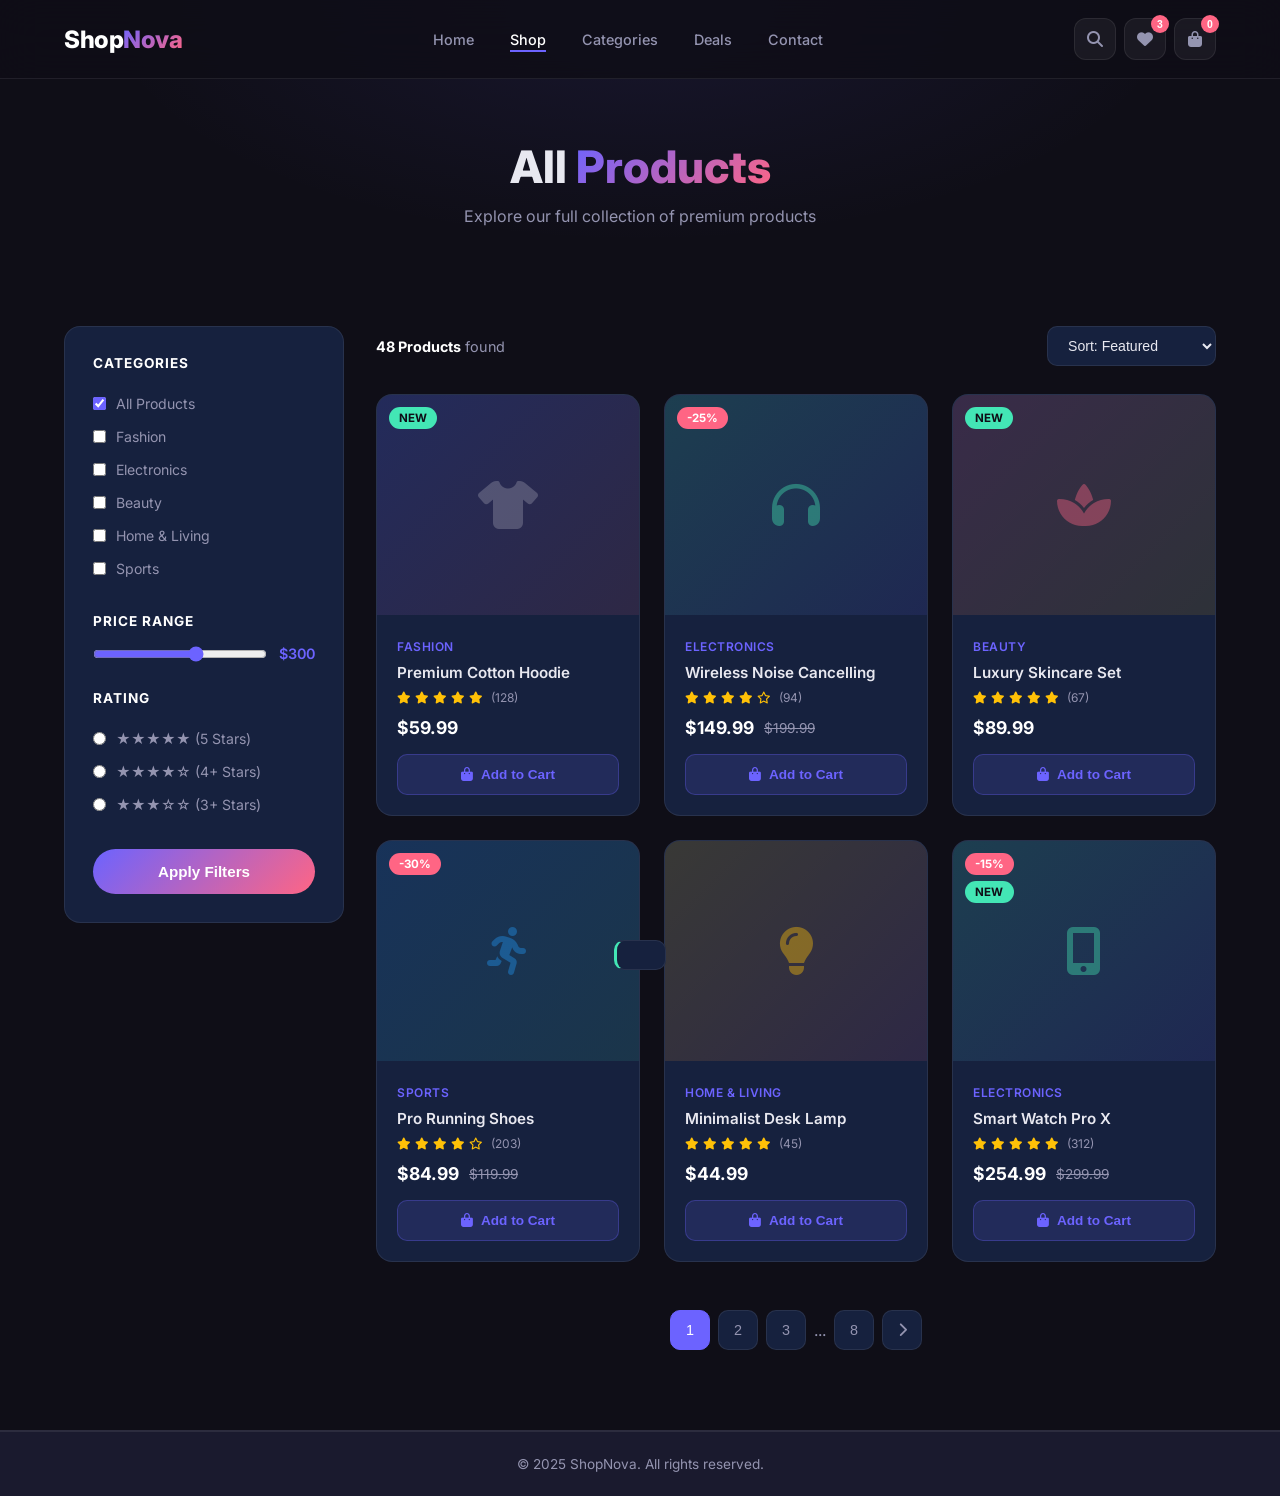
<file: shop.html>
<!DOCTYPE html>
<html lang="en">
<head>
  <meta charset="UTF-8"/>
  <meta name="viewport" content="width=device-width, initial-scale=1.0"/>
  <title>Shop — ShopNova</title>
  <link rel="stylesheet" href="css/style.css"/>
  <link rel="stylesheet" href="css/shop.css"/>
  <link href="https://fonts.googleapis.com/css2?family=Inter:wght@300;400;500;600;700;800&display=swap" rel="stylesheet"/>
  <link rel="stylesheet" href="https://cdnjs.cloudflare.com/ajax/libs/font-awesome/6.5.0/css/all.min.css"/>
</head>
<body>

<nav class="navbar">
  <a href="index.html" class="logo">Shop<span>Nova</span></a>
  <ul class="nav-links">
    <li><a href="index.html">Home</a></li>
    <li><a href="shop.html" class="active">Shop</a></li>
    <li><a href="categories.html">Categories</a></li>
    <li><a href="deals.html">Deals</a></li>
    <li><a href="contact.html">Contact</a></li>
  </ul>
  <div class="nav-actions">
    <button class="icon-btn"><i class="fas fa-search"></i></button>
    <button class="icon-btn"><i class="fas fa-heart"></i><span class="badge">3</span></button>
    <button class="icon-btn" onclick="toggleCart()"><i class="fas fa-shopping-bag"></i><span class="badge">0</span></button>
    <button class="icon-btn hamburger" onclick="toggleMenu()"><i class="fas fa-bars"></i></button>
  </div>
</nav>

<div class="mobile-menu" id="mobileMenu">
  <a href="index.html">Home</a>
  <a href="shop.html">Shop</a>
  <a href="categories.html">Categories</a>
  <a href="deals.html">Deals</a>
  <a href="contact.html">Contact</a>
</div>

<!-- PAGE HERO -->
<div class="page-hero">
  <h1>All <span class="gradient-text">Products</span></h1>
  <p>Explore our full collection of premium products</p>
</div>

<!-- SHOP LAYOUT -->
<div class="shop-layout">
  <!-- SIDEBAR -->
  <aside class="shop-sidebar">
    <div class="filter-section">
      <h4>Categories</h4>
      <label class="filter-check"><input type="checkbox" checked/> All Products</label>
      <label class="filter-check"><input type="checkbox"/> Fashion</label>
      <label class="filter-check"><input type="checkbox"/> Electronics</label>
      <label class="filter-check"><input type="checkbox"/> Beauty</label>
      <label class="filter-check"><input type="checkbox"/> Home & Living</label>
      <label class="filter-check"><input type="checkbox"/> Sports</label>
    </div>
    <div class="filter-section">
      <h4>Price Range</h4>
      <div class="price-range">
        <input type="range" min="0" max="500" value="300" oninput="document.getElementById('priceVal').textContent = '$'+this.value"/>
        <span id="priceVal">$300</span>
      </div>
    </div>
    <div class="filter-section">
      <h4>Rating</h4>
      <label class="filter-check"><input type="radio" name="rating"/> ★★★★★ (5 Stars)</label>
      <label class="filter-check"><input type="radio" name="rating"/> ★★★★☆ (4+ Stars)</label>
      <label class="filter-check"><input type="radio" name="rating"/> ★★★☆☆ (3+ Stars)</label>
    </div>
    <button class="btn btn-primary" style="width:100%;justify-content:center;">Apply Filters</button>
  </aside>

  <!-- PRODUCTS AREA -->
  <div class="shop-main">
    <div class="shop-toolbar">
      <p><strong>48 Products</strong> found</p>
      <div class="sort-select">
        <select>
          <option>Sort: Featured</option>
          <option>Price: Low to High</option>
          <option>Price: High to Low</option>
          <option>Newest First</option>
          <option>Best Rating</option>
        </select>
      </div>
    </div>
    <div class="products-grid">

      <div class="product-card" data-tag="new popular">
        <div class="product-img">
          <div class="img-placeholder"><i class="fas fa-tshirt"></i></div>
          <div class="product-badges"><span class="badge-new">NEW</span></div>
          <div class="product-overlay">
            <button class="overlay-btn"><i class="fas fa-eye"></i></button>
            <button class="overlay-btn"><i class="fas fa-heart"></i></button>
          </div>
        </div>
        <div class="product-info">
          <span class="product-cat">Fashion</span>
          <h4>Premium Cotton Hoodie</h4>
          <div class="product-rating"><i class="fas fa-star"></i><i class="fas fa-star"></i><i class="fas fa-star"></i><i class="fas fa-star"></i><i class="fas fa-star"></i><span>(128)</span></div>
          <div class="product-price"><span class="current">$59.99</span></div>
          <button class="btn-cart" onclick="addToCart(this)"><i class="fas fa-shopping-bag"></i> Add to Cart</button>
        </div>
      </div>

      <div class="product-card" data-tag="sale popular">
        <div class="product-img">
          <div class="img-placeholder electronics"><i class="fas fa-headphones"></i></div>
          <div class="product-badges"><span class="badge-sale">-25%</span></div>
          <div class="product-overlay">
            <button class="overlay-btn"><i class="fas fa-eye"></i></button>
            <button class="overlay-btn"><i class="fas fa-heart"></i></button>
          </div>
        </div>
        <div class="product-info">
          <span class="product-cat">Electronics</span>
          <h4>Wireless Noise Cancelling</h4>
          <div class="product-rating"><i class="fas fa-star"></i><i class="fas fa-star"></i><i class="fas fa-star"></i><i class="fas fa-star"></i><i class="far fa-star"></i><span>(94)</span></div>
          <div class="product-price"><span class="current">$149.99</span><span class="original">$199.99</span></div>
          <button class="btn-cart" onclick="addToCart(this)"><i class="fas fa-shopping-bag"></i> Add to Cart</button>
        </div>
      </div>

      <div class="product-card" data-tag="new">
        <div class="product-img">
          <div class="img-placeholder beauty"><i class="fas fa-spa"></i></div>
          <div class="product-badges"><span class="badge-new">NEW</span></div>
          <div class="product-overlay">
            <button class="overlay-btn"><i class="fas fa-eye"></i></button>
            <button class="overlay-btn"><i class="fas fa-heart"></i></button>
          </div>
        </div>
        <div class="product-info">
          <span class="product-cat">Beauty</span>
          <h4>Luxury Skincare Set</h4>
          <div class="product-rating"><i class="fas fa-star"></i><i class="fas fa-star"></i><i class="fas fa-star"></i><i class="fas fa-star"></i><i class="fas fa-star"></i><span>(67)</span></div>
          <div class="product-price"><span class="current">$89.99</span></div>
          <button class="btn-cart" onclick="addToCart(this)"><i class="fas fa-shopping-bag"></i> Add to Cart</button>
        </div>
      </div>

      <div class="product-card" data-tag="sale">
        <div class="product-img">
          <div class="img-placeholder sports"><i class="fas fa-running"></i></div>
          <div class="product-badges"><span class="badge-sale">-30%</span></div>
          <div class="product-overlay">
            <button class="overlay-btn"><i class="fas fa-eye"></i></button>
            <button class="overlay-btn"><i class="fas fa-heart"></i></button>
          </div>
        </div>
        <div class="product-info">
          <span class="product-cat">Sports</span>
          <h4>Pro Running Shoes</h4>
          <div class="product-rating"><i class="fas fa-star"></i><i class="fas fa-star"></i><i class="fas fa-star"></i><i class="fas fa-star"></i><i class="far fa-star"></i><span>(203)</span></div>
          <div class="product-price"><span class="current">$84.99</span><span class="original">$119.99</span></div>
          <button class="btn-cart" onclick="addToCart(this)"><i class="fas fa-shopping-bag"></i> Add to Cart</button>
        </div>
      </div>

      <div class="product-card" data-tag="popular">
        <div class="product-img">
          <div class="img-placeholder home"><i class="fas fa-lightbulb"></i></div>
          <div class="product-overlay">
            <button class="overlay-btn"><i class="fas fa-eye"></i></button>
            <button class="overlay-btn"><i class="fas fa-heart"></i></button>
          </div>
        </div>
        <div class="product-info">
          <span class="product-cat">Home & Living</span>
          <h4>Minimalist Desk Lamp</h4>
          <div class="product-rating"><i class="fas fa-star"></i><i class="fas fa-star"></i><i class="fas fa-star"></i><i class="fas fa-star"></i><i class="fas fa-star"></i><span>(45)</span></div>
          <div class="product-price"><span class="current">$44.99</span></div>
          <button class="btn-cart" onclick="addToCart(this)"><i class="fas fa-shopping-bag"></i> Add to Cart</button>
        </div>
      </div>

      <div class="product-card" data-tag="new sale">
        <div class="product-img">
          <div class="img-placeholder electronics"><i class="fas fa-mobile-alt"></i></div>
          <div class="product-badges"><span class="badge-sale">-15%</span><span class="badge-new">NEW</span></div>
          <div class="product-overlay">
            <button class="overlay-btn"><i class="fas fa-eye"></i></button>
            <button class="overlay-btn"><i class="fas fa-heart"></i></button>
          </div>
        </div>
        <div class="product-info">
          <span class="product-cat">Electronics</span>
          <h4>Smart Watch Pro X</h4>
          <div class="product-rating"><i class="fas fa-star"></i><i class="fas fa-star"></i><i class="fas fa-star"></i><i class="fas fa-star"></i><i class="fas fa-star"></i><span>(312)</span></div>
          <div class="product-price"><span class="current">$254.99</span><span class="original">$299.99</span></div>
          <button class="btn-cart" onclick="addToCart(this)"><i class="fas fa-shopping-bag"></i> Add to Cart</button>
        </div>
      </div>

    </div>

    <!-- PAGINATION -->
    <div class="pagination">
      <button class="page-btn active">1</button>
      <button class="page-btn">2</button>
      <button class="page-btn">3</button>
      <span>...</span>
      <button class="page-btn">8</button>
      <button class="page-btn"><i class="fas fa-chevron-right"></i></button>
    </div>
  </div>
</div>

<!-- CART DRAWER -->
<div class="cart-overlay" id="cartOverlay" onclick="toggleCart()"></div>
<div class="cart-drawer" id="cartDrawer">
  <div class="cart-header">
    <h3><i class="fas fa-shopping-bag"></i> Your Cart</h3>
    <button onclick="toggleCart()"><i class="fas fa-times"></i></button>
  </div>
  <div class="cart-items" id="cartItems">
    <div class="cart-empty"><i class="fas fa-shopping-bag"></i><p>Your cart is empty</p></div>
  </div>
  <div class="cart-footer" id="cartFooter" style="display:none">
    <div class="cart-total"><span>Total:</span><strong id="cartTotal">$0.00</strong></div>
    <a href="checkout.html" class="btn btn-primary w-full">Checkout <i class="fas fa-arrow-right"></i></a>
  </div>
</div>

<div class="toast" id="toast"></div>

<footer class="footer">
  <div class="footer-bottom" style="justify-content:center;">
    <p>© 2025 ShopNova. All rights reserved.</p>
  </div>
</footer>

<script src="js/main.js"></script>
</body>
</html>
</file>
<file: css/style.css>
/* =====================
   RESET & BASE
   ===================== */
*, *::before, *::after { margin: 0; padding: 0; box-sizing: border-box; }

:root {
  --primary: #6C63FF;
  --primary-dark: #5A52D5;
  --secondary: #FF6584;
  --accent: #43E6B5;
  --dark: #0F0E17;
  --dark-2: #1A1A2E;
  --card-bg: #16213E;
  --text: #E8E8F0;
  --text-muted: #9494B0;
  --border: rgba(255,255,255,0.08);
  --radius: 16px;
  --radius-sm: 10px;
  --shadow: 0 8px 32px rgba(108,99,255,0.15);
  --transition: all 0.3s cubic-bezier(0.4,0,0.2,1);
}

html { scroll-behavior: smooth; }

body {
  font-family: 'Inter', sans-serif;
  background: var(--dark);
  color: var(--text);
  overflow-x: hidden;
}

a { text-decoration: none; color: inherit; }
ul { list-style: none; }
img { max-width: 100%; }

/* =====================
   UTILITIES
   ===================== */
.gradient-text {
  background: linear-gradient(135deg, var(--primary), var(--secondary));
  -webkit-background-clip: text;
  -webkit-text-fill-color: transparent;
  background-clip: text;
}

.btn {
  display: inline-flex;
  align-items: center;
  gap: 8px;
  padding: 14px 28px;
  border-radius: 50px;
  font-weight: 600;
  font-size: 0.95rem;
  cursor: pointer;
  border: none;
  transition: var(--transition);
  white-space: nowrap;
}

.btn-primary {
  background: linear-gradient(135deg, var(--primary), var(--secondary));
  color: white;
}
.btn-primary:hover { transform: translateY(-2px); box-shadow: 0 12px 30px rgba(108,99,255,0.4); }

.btn-outline {
  background: transparent;
  border: 2px solid rgba(255,255,255,0.2);
  color: var(--text);
}
.btn-outline:hover { border-color: var(--primary); color: var(--primary); }

.btn-white {
  background: white;
  color: var(--dark);
}
.btn-white:hover { transform: translateY(-2px); box-shadow: 0 12px 30px rgba(0,0,0,0.3); }

.w-full { width: 100%; justify-content: center; }

.section { padding: 80px 5%; }

.section-header {
  display: flex;
  align-items: center;
  justify-content: space-between;
  margin-bottom: 48px;
}
.section-header.center { justify-content: center; text-align: center; }
.section-header h2 { font-size: 2rem; font-weight: 700; }

.view-all {
  display: flex;
  align-items: center;
  gap: 6px;
  color: var(--primary);
  font-weight: 500;
  transition: var(--transition);
}
.view-all:hover { gap: 10px; }

/* =====================
   NAVBAR
   ===================== */
.navbar {
  position: fixed;
  top: 0; left: 0; right: 0;
  z-index: 1000;
  display: flex;
  align-items: center;
  justify-content: space-between;
  padding: 18px 5%;
  background: rgba(15,14,23,0.85);
  backdrop-filter: blur(20px);
  border-bottom: 1px solid var(--border);
  transition: var(--transition);
}

.logo {
  font-size: 1.5rem;
  font-weight: 800;
  color: white;
  letter-spacing: -0.5px;
}
.logo span { background: linear-gradient(135deg, var(--primary), var(--secondary)); -webkit-background-clip: text; -webkit-text-fill-color: transparent; background-clip: text; }

.nav-links {
  display: flex;
  gap: 36px;
}
.nav-links a {
  font-size: 0.9rem;
  font-weight: 500;
  color: var(--text-muted);
  transition: var(--transition);
  position: relative;
}
.nav-links a::after {
  content: '';
  position: absolute;
  bottom: -4px; left: 0;
  width: 0; height: 2px;
  background: var(--primary);
  transition: var(--transition);
}
.nav-links a:hover, .nav-links a.active { color: white; }
.nav-links a:hover::after, .nav-links a.active::after { width: 100%; }

.nav-actions { display: flex; align-items: center; gap: 8px; }

.icon-btn {
  position: relative;
  width: 42px; height: 42px;
  border-radius: 12px;
  background: rgba(255,255,255,0.05);
  border: 1px solid var(--border);
  color: var(--text-muted);
  cursor: pointer;
  display: flex;
  align-items: center;
  justify-content: center;
  transition: var(--transition);
  font-size: 1rem;
}
.icon-btn:hover { background: rgba(108,99,255,0.15); color: var(--primary); border-color: var(--primary); }

.icon-btn .badge {
  position: absolute;
  top: -4px; right: -4px;
  width: 18px; height: 18px;
  background: var(--secondary);
  border-radius: 50%;
  font-size: 0.65rem;
  font-weight: 700;
  color: white;
  display: flex;
  align-items: center;
  justify-content: center;
}

.hamburger { display: none; }

/* MOBILE MENU */
.mobile-menu {
  display: none;
  flex-direction: column;
  position: fixed;
  top: 75px; left: 0; right: 0;
  background: var(--dark-2);
  border-bottom: 1px solid var(--border);
  padding: 20px 5%;
  z-index: 999;
}
.mobile-menu a {
  padding: 14px 0;
  border-bottom: 1px solid var(--border);
  font-weight: 500;
  color: var(--text-muted);
}
.mobile-menu a:hover { color: var(--primary); }
.mobile-menu.open { display: flex; }

/* =====================
   HERO
   ===================== */
.hero {
  min-height: 100vh;
  display: flex;
  align-items: center;
  padding: 120px 5% 80px;
  gap: 60px;
  position: relative;
  overflow: hidden;
}

.hero::before {
  content: '';
  position: absolute;
  width: 600px; height: 600px;
  background: radial-gradient(circle, rgba(108,99,255,0.15) 0%, transparent 70%);
  top: -100px; right: -100px;
  border-radius: 50%;
}

.hero::after {
  content: '';
  position: absolute;
  width: 400px; height: 400px;
  background: radial-gradient(circle, rgba(255,101,132,0.1) 0%, transparent 70%);
  bottom: -50px; left: 20%;
  border-radius: 50%;
}

.hero-content { flex: 1; max-width: 600px; z-index: 1; }

.hero-tag {
  display: inline-flex;
  align-items: center;
  gap: 8px;
  background: rgba(108,99,255,0.15);
  border: 1px solid rgba(108,99,255,0.3);
  color: var(--primary);
  padding: 6px 16px;
  border-radius: 50px;
  font-size: 0.85rem;
  font-weight: 600;
  margin-bottom: 24px;
}

.hero-content h1 {
  font-size: 3.5rem;
  font-weight: 800;
  line-height: 1.1;
  margin-bottom: 20px;
  letter-spacing: -1px;
}

.hero-content p {
  font-size: 1.1rem;
  color: var(--text-muted);
  margin-bottom: 36px;
  line-height: 1.7;
}

.hero-btns { display: flex; gap: 16px; flex-wrap: wrap; margin-bottom: 48px; }

.hero-stats {
  display: flex;
  gap: 40px;
}
.stat { display: flex; flex-direction: column; }
.stat strong { font-size: 1.5rem; font-weight: 800; color: white; }
.stat span { font-size: 0.8rem; color: var(--text-muted); margin-top: 2px; }

.hero-visual {
  flex: 1;
  display: flex;
  justify-content: center;
  align-items: center;
  z-index: 1;
}

.hero-card {
  position: relative;
  width: 320px; height: 380px;
  background: var(--card-bg);
  border-radius: 30px;
  border: 1px solid var(--border);
  overflow: visible;
  display: flex;
  align-items: center;
  justify-content: center;
}

.product-hero-img {
  width: 100%; height: 100%;
  border-radius: 30px;
  overflow: hidden;
  display: flex;
  align-items: center;
  justify-content: center;
}

.hero-placeholder {
  width: 100%; height: 100%;
  background: linear-gradient(135deg, rgba(108,99,255,0.2), rgba(255,101,132,0.2));
  display: flex;
  align-items: center;
  justify-content: center;
  font-size: 5rem;
  color: rgba(255,255,255,0.3);
}

.floating { animation: float 3s ease-in-out infinite; }
@keyframes float { 0%,100%{ transform: translateY(0); } 50%{ transform: translateY(-16px); } }

.floating-badge {
  position: absolute;
  padding: 8px 16px;
  border-radius: 50px;
  font-size: 0.8rem;
  font-weight: 700;
}
.sale-badge { background: var(--secondary); color: white; top: 20px; right: -20px; }
.new-badge { background: var(--accent); color: var(--dark); bottom: 30px; left: -20px; }

/* =====================
   PROMO STRIP
   ===================== */
.promo-strip {
  display: flex;
  justify-content: center;
  flex-wrap: wrap;
  gap: 0;
  background: var(--dark-2);
  border-top: 1px solid var(--border);
  border-bottom: 1px solid var(--border);
}

.promo-item {
  display: flex;
  align-items: center;
  gap: 10px;
  padding: 20px 40px;
  font-size: 0.9rem;
  font-weight: 500;
  color: var(--text-muted);
  border-right: 1px solid var(--border);
}
.promo-item:last-child { border-right: none; }
.promo-item i { color: var(--primary); font-size: 1.1rem; }

/* =====================
   CATEGORIES
   ===================== */
.categories-grid {
  display: grid;
  grid-template-columns: repeat(6, 1fr);
  gap: 20px;
}

.category-card {
  background: var(--card-bg);
  border: 1px solid var(--border);
  border-radius: var(--radius);
  padding: 32px 20px;
  text-align: center;
  cursor: pointer;
  transition: var(--transition);
}
.category-card:hover { transform: translateY(-6px); border-color: var(--primary); }

.cat-icon {
  width: 60px; height: 60px;
  border-radius: 18px;
  display: flex;
  align-items: center;
  justify-content: center;
  margin: 0 auto 16px;
  font-size: 1.4rem;
}

.cat-fashion .cat-icon { background: rgba(108,99,255,0.15); color: var(--primary); }
.cat-electronics .cat-icon { background: rgba(67,230,181,0.15); color: var(--accent); }
.cat-beauty .cat-icon { background: rgba(255,101,132,0.15); color: var(--secondary); }
.cat-home .cat-icon { background: rgba(255,193,7,0.15); color: #FFC107; }
.cat-sports .cat-icon { background: rgba(33,150,243,0.15); color: #2196F3; }
.cat-books .cat-icon { background: rgba(233,30,99,0.15); color: #E91E63; }

.category-card h3 { font-size: 0.95rem; font-weight: 600; margin-bottom: 6px; }
.category-card span { font-size: 0.8rem; color: var(--text-muted); }

/* =====================
   PRODUCTS
   ===================== */
.filter-tabs { display: flex; gap: 8px; }
.tab {
  padding: 8px 20px;
  border-radius: 50px;
  border: 1px solid var(--border);
  background: transparent;
  color: var(--text-muted);
  font-size: 0.85rem;
  font-weight: 500;
  cursor: pointer;
  transition: var(--transition);
}
.tab:hover, .tab.active { background: var(--primary); color: white; border-color: var(--primary); }

.products-grid {
  display: grid;
  grid-template-columns: repeat(4, 1fr);
  gap: 24px;
}

.product-card {
  background: var(--card-bg);
  border: 1px solid var(--border);
  border-radius: var(--radius);
  overflow: hidden;
  transition: var(--transition);
}
.product-card:hover { transform: translateY(-6px); border-color: rgba(108,99,255,0.4); box-shadow: var(--shadow); }
.product-card.hidden { display: none; }

.product-img {
  position: relative;
  height: 220px;
  overflow: hidden;
}

.img-placeholder {
  width: 100%; height: 100%;
  background: linear-gradient(135deg, rgba(108,99,255,0.15), rgba(255,101,132,0.1));
  display: flex;
  align-items: center;
  justify-content: center;
  font-size: 3rem;
  color: rgba(255,255,255,0.2);
  transition: var(--transition);
}
.img-placeholder.electronics { background: linear-gradient(135deg, rgba(67,230,181,0.15), rgba(108,99,255,0.1)); color: rgba(67,230,181,0.4); }
.img-placeholder.beauty { background: linear-gradient(135deg, rgba(255,101,132,0.15), rgba(255,193,7,0.1)); color: rgba(255,101,132,0.4); }
.img-placeholder.sports { background: linear-gradient(135deg, rgba(33,150,243,0.15), rgba(67,230,181,0.1)); color: rgba(33,150,243,0.4); }
.img-placeholder.home { background: linear-gradient(135deg, rgba(255,193,7,0.15), rgba(255,101,132,0.1)); color: rgba(255,193,7,0.4); }

.product-card:hover .img-placeholder { transform: scale(1.05); }

.product-badges { position: absolute; top: 12px; left: 12px; display: flex; flex-direction: column; gap: 6px; }
.badge-new { background: var(--accent); color: var(--dark); padding: 4px 10px; border-radius: 20px; font-size: 0.72rem; font-weight: 700; }
.badge-sale { background: var(--secondary); color: white; padding: 4px 10px; border-radius: 20px; font-size: 0.72rem; font-weight: 700; }

.product-overlay {
  position: absolute;
  inset: 0;
  background: rgba(15,14,23,0.5);
  display: flex;
  align-items: center;
  justify-content: center;
  gap: 12px;
  opacity: 0;
  transition: var(--transition);
}
.product-card:hover .product-overlay { opacity: 1; }

.overlay-btn {
  width: 42px; height: 42px;
  border-radius: 12px;
  background: rgba(255,255,255,0.15);
  backdrop-filter: blur(10px);
  border: 1px solid rgba(255,255,255,0.2);
  color: white;
  cursor: pointer;
  display: flex;
  align-items: center;
  justify-content: center;
  transition: var(--transition);
  font-size: 0.9rem;
}
.overlay-btn:hover { background: var(--primary); border-color: var(--primary); transform: scale(1.1); }

.product-info { padding: 20px; }
.product-cat { font-size: 0.75rem; color: var(--primary); font-weight: 600; text-transform: uppercase; letter-spacing: 0.5px; }
.product-info h4 { font-size: 0.95rem; font-weight: 600; margin: 8px 0; }

.product-rating { display: flex; align-items: center; gap: 4px; margin-bottom: 12px; }
.product-rating i { color: #FFC107; font-size: 0.75rem; }
.product-rating span { font-size: 0.75rem; color: var(--text-muted); margin-left: 4px; }

.product-price { display: flex; align-items: center; gap: 10px; margin-bottom: 16px; }
.product-price .current { font-size: 1.1rem; font-weight: 700; color: white; }
.product-price .original { font-size: 0.85rem; color: var(--text-muted); text-decoration: line-through; }

.btn-cart {
  width: 100%;
  padding: 12px;
  border-radius: var(--radius-sm);
  background: rgba(108,99,255,0.15);
  border: 1px solid rgba(108,99,255,0.3);
  color: var(--primary);
  font-size: 0.85rem;
  font-weight: 600;
  cursor: pointer;
  display: flex;
  align-items: center;
  justify-content: center;
  gap: 8px;
  transition: var(--transition);
}
.btn-cart:hover { background: var(--primary); color: white; border-color: var(--primary); }
.btn-cart.added { background: var(--accent); border-color: var(--accent); color: var(--dark); }

/* =====================
   DEAL BANNER
   ===================== */
.deal-banner {
  padding: 80px 5%;
  background: linear-gradient(135deg, rgba(108,99,255,0.2) 0%, rgba(255,101,132,0.15) 100%);
  border-top: 1px solid var(--border);
  border-bottom: 1px solid var(--border);
  text-align: center;
}

.deal-tag {
  display: inline-flex;
  background: var(--secondary);
  color: white;
  padding: 6px 16px;
  border-radius: 50px;
  font-size: 0.8rem;
  font-weight: 700;
  margin-bottom: 20px;
}

.deal-banner h2 { font-size: 2.5rem; font-weight: 800; margin-bottom: 16px; }
.deal-banner h2 span { color: var(--secondary); }
.deal-banner p { color: var(--text-muted); margin-bottom: 28px; }

.countdown { display: flex; align-items: center; justify-content: center; gap: 16px; margin-bottom: 36px; }
.time-block {
  display: flex;
  flex-direction: column;
  align-items: center;
  background: var(--card-bg);
  border: 1px solid var(--border);
  border-radius: var(--radius-sm);
  padding: 16px 24px;
  min-width: 80px;
}
.time-block span { font-size: 2rem; font-weight: 800; line-height: 1; }
.time-block label { font-size: 0.72rem; color: var(--text-muted); margin-top: 6px; text-transform: uppercase; letter-spacing: 1px; }
.sep { font-size: 2rem; font-weight: 800; color: var(--primary); }

/* =====================
   TESTIMONIALS
   ===================== */
.testimonials-grid {
  display: grid;
  grid-template-columns: repeat(3, 1fr);
  gap: 24px;
}

.testimonial-card {
  background: var(--card-bg);
  border: 1px solid var(--border);
  border-radius: var(--radius);
  padding: 32px;
  transition: var(--transition);
}
.testimonial-card:hover { border-color: rgba(108,99,255,0.3); transform: translateY(-4px); }

.stars { margin-bottom: 16px; }
.stars i { color: #FFC107; font-size: 0.9rem; }

.testimonial-card p { color: var(--text-muted); line-height: 1.7; margin-bottom: 24px; font-style: italic; }

.reviewer { display: flex; align-items: center; gap: 12px; }
.avatar {
  width: 44px; height: 44px;
  border-radius: 50%;
  background: linear-gradient(135deg, var(--primary), var(--secondary));
  display: flex;
  align-items: center;
  justify-content: center;
  font-size: 0.8rem;
  font-weight: 700;
  color: white;
  flex-shrink: 0;
}
.reviewer strong { display: block; font-size: 0.9rem; }
.reviewer span { font-size: 0.78rem; color: var(--text-muted); }

/* =====================
   NEWSLETTER
   ===================== */
.newsletter-section {
  padding: 80px 5%;
  text-align: center;
  background: var(--dark-2);
}
.newsletter-content { max-width: 600px; margin: 0 auto; }
.newsletter-section h2 { font-size: 2rem; font-weight: 700; margin-bottom: 12px; }
.newsletter-section p { color: var(--text-muted); margin-bottom: 32px; }

.newsletter-form {
  display: flex;
  gap: 12px;
  max-width: 480px;
  margin: 0 auto;
}
.newsletter-form input {
  flex: 1;
  padding: 14px 20px;
  background: rgba(255,255,255,0.05);
  border: 1px solid var(--border);
  border-radius: 50px;
  color: white;
  font-size: 0.9rem;
  outline: none;
  transition: var(--transition);
}
.newsletter-form input:focus { border-color: var(--primary); }
.newsletter-form input::placeholder { color: var(--text-muted); }

/* =====================
   CART DRAWER
   ===================== */
.cart-overlay {
  position: fixed;
  inset: 0;
  background: rgba(0,0,0,0.6);
  backdrop-filter: blur(4px);
  z-index: 2000;
  opacity: 0;
  pointer-events: none;
  transition: var(--transition);
}
.cart-overlay.open { opacity: 1; pointer-events: all; }

.cart-drawer {
  position: fixed;
  top: 0; right: -420px;
  width: 400px; height: 100%;
  background: var(--dark-2);
  border-left: 1px solid var(--border);
  z-index: 2001;
  display: flex;
  flex-direction: column;
  transition: right 0.4s cubic-bezier(0.4,0,0.2,1);
}
.cart-drawer.open { right: 0; }

.cart-header {
  display: flex;
  align-items: center;
  justify-content: space-between;
  padding: 24px;
  border-bottom: 1px solid var(--border);
}
.cart-header h3 { font-size: 1.1rem; font-weight: 700; display: flex; align-items: center; gap: 10px; }
.cart-header h3 i { color: var(--primary); }
.cart-header button { background: none; border: none; color: var(--text-muted); font-size: 1.1rem; cursor: pointer; }

.cart-items { flex: 1; overflow-y: auto; padding: 20px; }

.cart-empty {
  text-align: center;
  padding: 60px 20px;
  color: var(--text-muted);
}
.cart-empty i { font-size: 3rem; margin-bottom: 16px; display: block; opacity: 0.3; }

.cart-item {
  display: flex;
  gap: 16px;
  padding: 16px 0;
  border-bottom: 1px solid var(--border);
}
.cart-item-img {
  width: 70px; height: 70px;
  border-radius: 12px;
  background: var(--card-bg);
  display: flex;
  align-items: center;
  justify-content: center;
  flex-shrink: 0;
  font-size: 1.5rem;
  color: var(--text-muted);
}
.cart-item-info { flex: 1; }
.cart-item-info h5 { font-size: 0.9rem; font-weight: 600; margin-bottom: 4px; }
.cart-item-info span { font-size: 0.85rem; color: var(--primary); font-weight: 600; }
.cart-item-remove { background: none; border: none; color: var(--text-muted); cursor: pointer; font-size: 0.85rem; align-self: flex-start; }
.cart-item-remove:hover { color: var(--secondary); }

.cart-footer {
  padding: 24px;
  border-top: 1px solid var(--border);
}
.cart-total { display: flex; justify-content: space-between; align-items: center; margin-bottom: 16px; font-size: 1rem; }
.cart-total strong { font-size: 1.2rem; color: white; }

/* =====================
   TOAST
   ===================== */
.toast {
  position: fixed;
  bottom: 30px; left: 50%;
  transform: translateX(-50%) translateY(100px);
  background: var(--card-bg);
  border: 1px solid var(--border);
  border-left: 3px solid var(--accent);
  color: white;
  padding: 14px 24px;
  border-radius: var(--radius-sm);
  font-size: 0.9rem;
  font-weight: 500;
  z-index: 9999;
  transition: transform 0.4s cubic-bezier(0.4,0,0.2,1);
  backdrop-filter: blur(10px);
}
.toast.show { transform: translateX(-50%) translateY(0); }

/* =====================
   FOOTER
   ===================== */
.footer { background: var(--dark-2); border-top: 1px solid var(--border); }

.footer-top {
  display: grid;
  grid-template-columns: 2fr 1fr 1fr 1fr;
  gap: 48px;
  padding: 60px 5%;
}

.footer-brand p { color: var(--text-muted); font-size: 0.9rem; margin: 16px 0 24px; line-height: 1.7; }

.social-links { display: flex; gap: 12px; }
.social-links a {
  width: 40px; height: 40px;
  border-radius: 12px;
  background: rgba(255,255,255,0.05);
  border: 1px solid var(--border);
  display: flex;
  align-items: center;
  justify-content: center;
  color: var(--text-muted);
  transition: var(--transition);
}
.social-links a:hover { background: var(--primary); border-color: var(--primary); color: white; }

.footer-col h4 { font-size: 0.9rem; font-weight: 700; margin-bottom: 20px; text-transform: uppercase; letter-spacing: 1px; color: white; }
.footer-col a { display: block; color: var(--text-muted); font-size: 0.88rem; margin-bottom: 12px; transition: var(--transition); }
.footer-col a:hover { color: var(--primary); padding-left: 4px; }

.footer-bottom {
  display: flex;
  align-items: center;
  justify-content: space-between;
  padding: 24px 5%;
  border-top: 1px solid var(--border);
  flex-wrap: wrap;
  gap: 16px;
}
.footer-bottom p { font-size: 0.85rem; color: var(--text-muted); }

.payment-icons { display: flex; gap: 12px; }
.payment-icons i { font-size: 1.8rem; color: var(--text-muted); }

/* =====================
   RESPONSIVE
   ===================== */
@media (max-width: 1024px) {
  .categories-grid { grid-template-columns: repeat(3, 1fr); }
  .products-grid { grid-template-columns: repeat(3, 1fr); }
  .footer-top { grid-template-columns: 1fr 1fr; gap: 32px; }
}

@media (max-width: 768px) {
  .nav-links { display: none; }
  .hamburger { display: flex; }
  .hero { flex-direction: column; padding: 100px 5% 60px; text-align: center; }
  .hero-content h1 { font-size: 2.4rem; }
  .hero-btns { justify-content: center; }
  .hero-stats { justify-content: center; }
  .hero-visual { width: 100%; }
  .promo-strip { flex-direction: column; }
  .promo-item { border-right: none; border-bottom: 1px solid var(--border); justify-content: center; }
  .categories-grid { grid-template-columns: repeat(2, 1fr); }
  .products-grid { grid-template-columns: repeat(2, 1fr); }
  .testimonials-grid { grid-template-columns: 1fr; }
  .section-header { flex-direction: column; gap: 16px; align-items: flex-start; }
  .footer-top { grid-template-columns: 1fr; }
  .newsletter-form { flex-direction: column; }
  .deal-banner h2 { font-size: 1.8rem; }
  .cart-drawer { width: 100%; right: -100%; }
}

@media (max-width: 480px) {
  .hero-content h1 { font-size: 2rem; }
  .products-grid { grid-template-columns: 1fr; }
  .categories-grid { grid-template-columns: repeat(2, 1fr); }
}
</file>
<file: css/shop.css>
/* Shop page specific styles */

.page-hero {
  padding: 140px 5% 60px;
  text-align: center;
  background: radial-gradient(ellipse at top, rgba(108,99,255,0.1) 0%, transparent 60%);
}
.page-hero h1 { font-size: 2.8rem; font-weight: 800; margin-bottom: 12px; }
.page-hero p { color: var(--text-muted); font-size: 1rem; }

.shop-layout {
  display: grid;
  grid-template-columns: 280px 1fr;
  gap: 32px;
  padding: 40px 5% 80px;
}

.shop-sidebar {
  background: var(--card-bg);
  border: 1px solid var(--border);
  border-radius: var(--radius);
  padding: 28px;
  height: fit-content;
  position: sticky;
  top: 90px;
}

.filter-section { margin-bottom: 28px; }
.filter-section h4 {
  font-size: 0.85rem;
  font-weight: 700;
  text-transform: uppercase;
  letter-spacing: 1px;
  color: white;
  margin-bottom: 16px;
}

.filter-check {
  display: flex;
  align-items: center;
  gap: 10px;
  padding: 8px 0;
  font-size: 0.88rem;
  color: var(--text-muted);
  cursor: pointer;
  transition: var(--transition);
}
.filter-check:hover { color: white; }
.filter-check input { accent-color: var(--primary); }

.price-range { display: flex; align-items: center; gap: 12px; }
.price-range input[type=range] { flex: 1; accent-color: var(--primary); }
.price-range span { color: var(--primary); font-weight: 600; font-size: 0.9rem; }

.shop-toolbar {
  display: flex;
  align-items: center;
  justify-content: space-between;
  margin-bottom: 28px;
}
.shop-toolbar p { color: var(--text-muted); font-size: 0.9rem; }
.shop-toolbar strong { color: white; }

.sort-select select {
  background: var(--card-bg);
  border: 1px solid var(--border);
  color: var(--text);
  padding: 10px 16px;
  border-radius: var(--radius-sm);
  font-size: 0.88rem;
  outline: none;
  cursor: pointer;
}

/* override grid for shop page */
.shop-main .products-grid { grid-template-columns: repeat(3, 1fr); }

.pagination {
  display: flex;
  align-items: center;
  justify-content: center;
  gap: 8px;
  margin-top: 48px;
}

.page-btn {
  width: 40px; height: 40px;
  border-radius: 10px;
  background: var(--card-bg);
  border: 1px solid var(--border);
  color: var(--text-muted);
  font-size: 0.9rem;
  cursor: pointer;
  transition: var(--transition);
  display: flex;
  align-items: center;
  justify-content: center;
}
.page-btn:hover, .page-btn.active { background: var(--primary); color: white; border-color: var(--primary); }
.pagination span { color: var(--text-muted); }

@media (max-width: 900px) {
  .shop-layout { grid-template-columns: 1fr; }
  .shop-sidebar { position: static; }
  .shop-main .products-grid { grid-template-columns: repeat(2, 1fr); }
}
@media (max-width: 500px) {
  .shop-main .products-grid { grid-template-columns: 1fr; }
}
</file>
